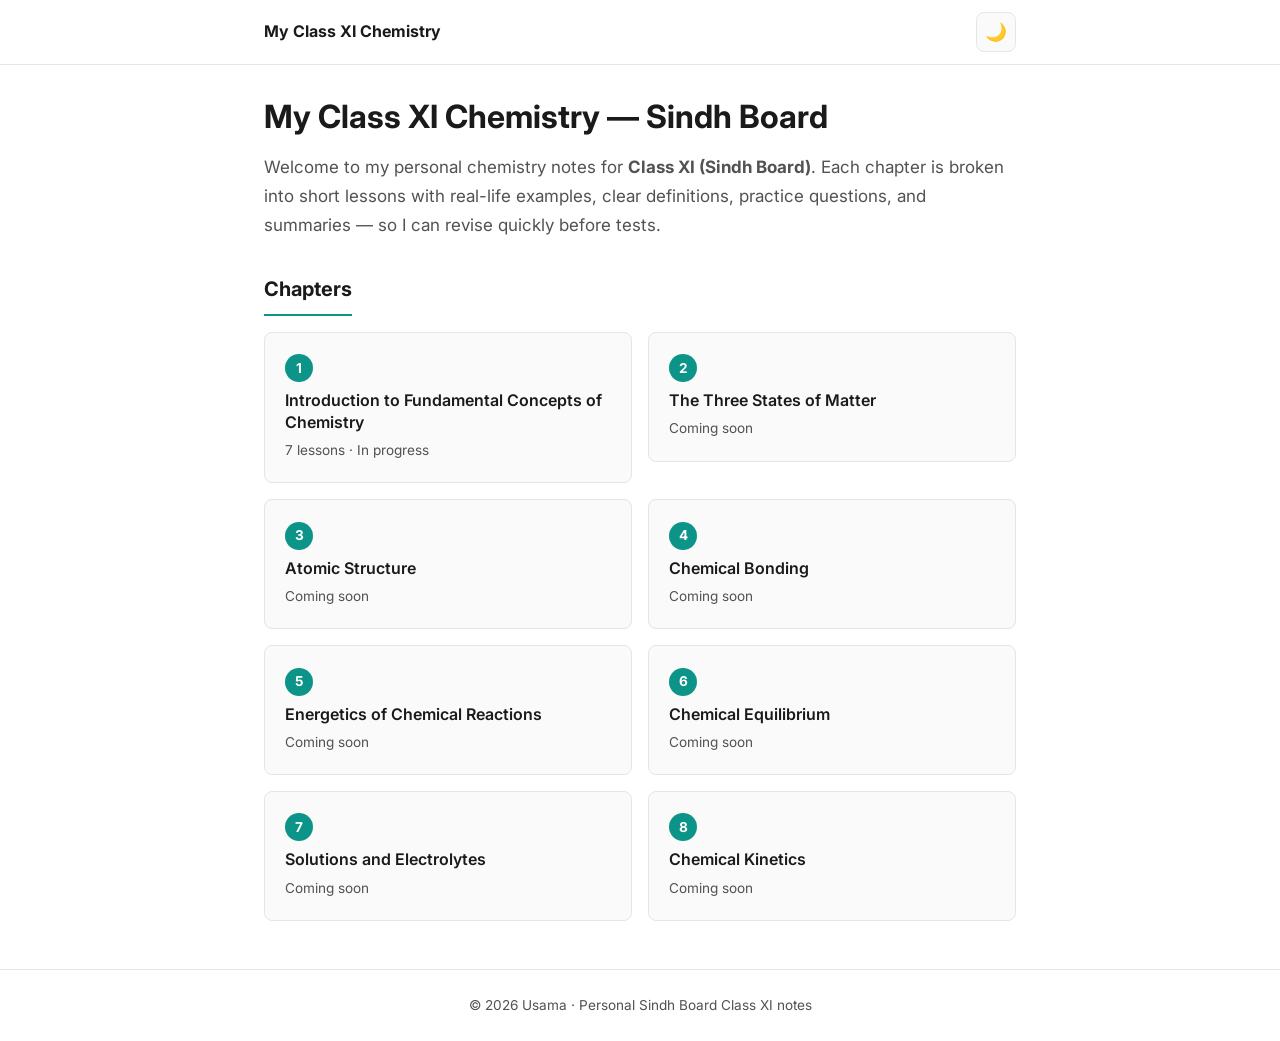
<file: index.html>
<!DOCTYPE html>
<html lang="en">
<head>
  <meta charset="UTF-8">
  <meta name="viewport" content="width=device-width, initial-scale=1.0">
  <meta name="description" content="Class XI Chemistry notes for Sindh Board — chapters, lessons, and practice.">
  <title>My Class XI Chemistry — Sindh Board</title>

  <link rel="preconnect" href="https://fonts.googleapis.com">
  <link rel="preconnect" href="https://fonts.gstatic.com" crossorigin>
  <link href="https://fonts.googleapis.com/css2?family=Inter:wght@400;500;600;700&display=swap" rel="stylesheet">
  <link rel="stylesheet" href="css/style.css">

  <!-- Load saved theme before page paints (stops flash) -->
  <script>
    (function () {
      var saved = localStorage.getItem("chemistry-theme");
      if (saved === "light" || saved === "dark") {
        document.documentElement.setAttribute("data-theme", saved);
      }
    })();
  </script>
</head>
<body>
  <!-- Sticky header: site title + dark mode toggle (top right) -->
  <header class="site-header">
    <div class="header-inner">
      <a href="index.html" class="site-title">My Class XI Chemistry</a>
      <button
        type="button"
        class="theme-toggle"
        id="theme-toggle"
        aria-label="Toggle dark mode"
        title="Toggle dark mode"
      >
        <span class="icon-moon" aria-hidden="true">🌙</span>
        <span class="icon-sun" aria-hidden="true">☀️</span>
      </button>
    </div>
  </header>

  <main class="page-main container">
    <article class="home-intro">
      <h1>My Class XI Chemistry — Sindh Board</h1>
      <p>
        Welcome to my personal chemistry notes for <strong>Class XI (Sindh Board)</strong>.
        Each chapter is broken into short lessons with real-life examples, clear definitions,
        practice questions, and summaries — so I can revise quickly before tests.
      </p>
    </article>

    <!-- Grid of 8 chapters; each card links to that chapter folder -->
    <section class="chapter-grid-section" aria-labelledby="chapters-heading">
      <h2 id="chapters-heading">Chapters</h2>
      <ul class="chapter-grid" role="list">
        <li>
          <a href="chapters/chapter-1/" class="chapter-card">
            <span class="chapter-card__num">1</span>
            <h3>Introduction to Fundamental Concepts of Chemistry</h3>
            <p class="chapter-card__status">7 lessons · In progress</p>
          </a>
        </li>
        <li>
          <a href="chapters/chapter-2/" class="chapter-card">
            <span class="chapter-card__num">2</span>
            <h3>The Three States of Matter</h3>
            <p class="chapter-card__status">Coming soon</p>
          </a>
        </li>
        <li>
          <a href="chapters/chapter-3/" class="chapter-card">
            <span class="chapter-card__num">3</span>
            <h3>Atomic Structure</h3>
            <p class="chapter-card__status">Coming soon</p>
          </a>
        </li>
        <li>
          <a href="chapters/chapter-4/" class="chapter-card">
            <span class="chapter-card__num">4</span>
            <h3>Chemical Bonding</h3>
            <p class="chapter-card__status">Coming soon</p>
          </a>
        </li>
        <li>
          <a href="chapters/chapter-5/" class="chapter-card">
            <span class="chapter-card__num">5</span>
            <h3>Energetics of Chemical Reactions</h3>
            <p class="chapter-card__status">Coming soon</p>
          </a>
        </li>
        <li>
          <a href="chapters/chapter-6/" class="chapter-card">
            <span class="chapter-card__num">6</span>
            <h3>Chemical Equilibrium</h3>
            <p class="chapter-card__status">Coming soon</p>
          </a>
        </li>
        <li>
          <a href="chapters/chapter-7/" class="chapter-card">
            <span class="chapter-card__num">7</span>
            <h3>Solutions and Electrolytes</h3>
            <p class="chapter-card__status">Coming soon</p>
          </a>
        </li>
        <li>
          <a href="chapters/chapter-8/" class="chapter-card">
            <span class="chapter-card__num">8</span>
            <h3>Chemical Kinetics</h3>
            <p class="chapter-card__status">Coming soon</p>
          </a>
        </li>
      </ul>
    </section>
  </main>

  <footer class="site-footer">
    <p>© 2026 Usama · Personal Sindh Board Class XI notes</p>
  </footer>

  <script src="js/script.js"></script>
</body>
</html>
</file>
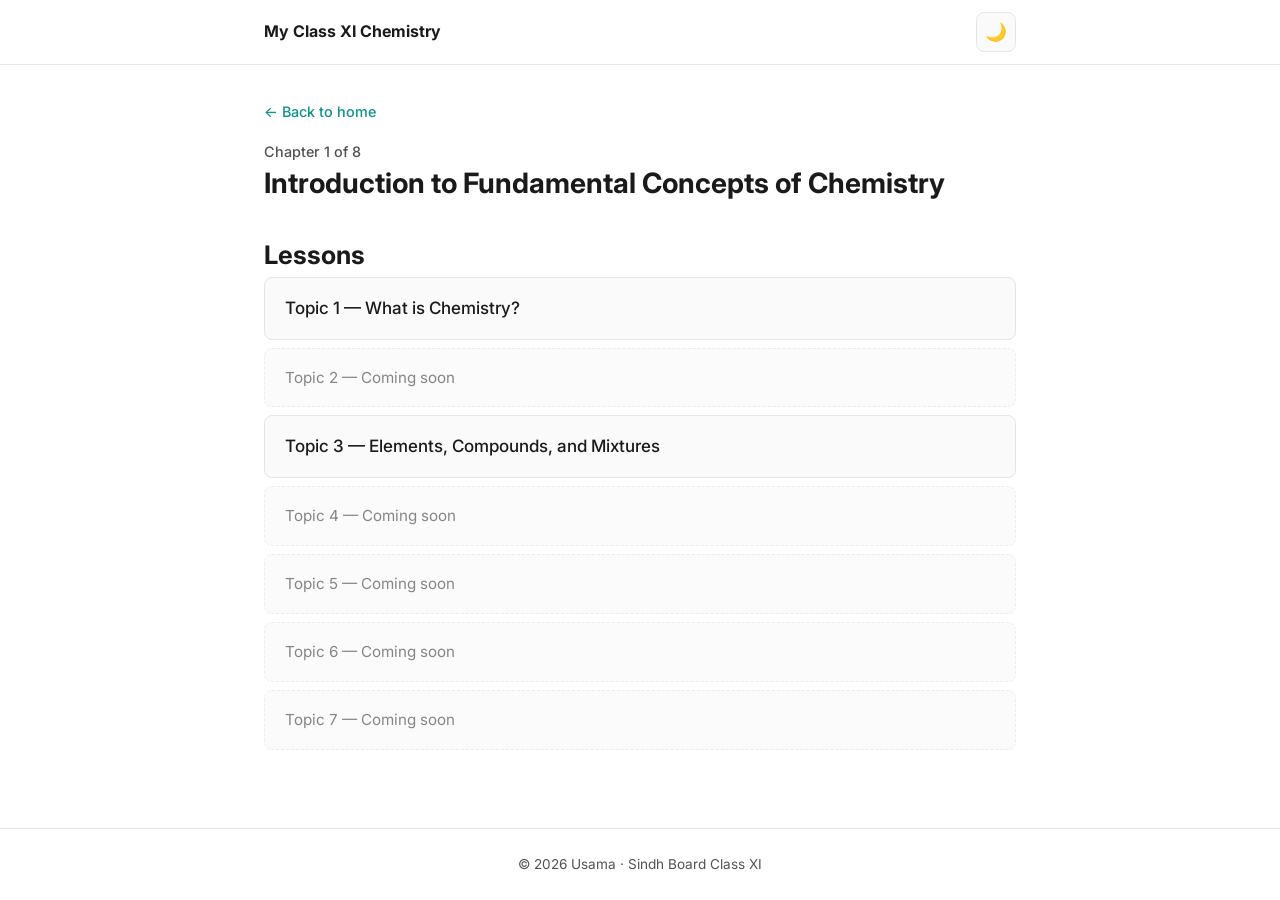
<file: chapters/chapter-1/index.html>
<!DOCTYPE html>
<html lang="en">
<head>
  <meta charset="UTF-8">
  <meta name="viewport" content="width=device-width, initial-scale=1.0">
  <title>Chapter 1 — Introduction to Fundamental Concepts | Class XI Chemistry</title>
  <link rel="preconnect" href="https://fonts.googleapis.com">
  <link rel="preconnect" href="https://fonts.gstatic.com" crossorigin>
  <link href="https://fonts.googleapis.com/css2?family=Inter:wght@400;500;600;700&display=swap" rel="stylesheet">
  <link rel="stylesheet" href="../../css/style.css">
  <script>
    (function () {
      var t = localStorage.getItem("chemistry-theme");
      if (t === "light" || t === "dark") document.documentElement.setAttribute("data-theme", t);
    })();
  </script>
</head>
<body>
  <header class="site-header">
    <div class="header-inner">
      <a href="../../index.html" class="site-title">My Class XI Chemistry</a>
      <button type="button" class="theme-toggle" id="theme-toggle" aria-label="Toggle dark mode" title="Toggle dark mode">
        <span class="icon-moon" aria-hidden="true">🌙</span>
        <span class="icon-sun" aria-hidden="true">☀️</span>
      </button>
    </div>
  </header>

  <main class="page-main container">
    <header class="chapter-header">
      <a href="../../index.html" class="back-link">← Back to home</a>
      <p class="progress">Chapter 1 of 8</p>
      <h1>Introduction to Fundamental Concepts of Chemistry</h1>
    </header>

    <!-- List of lessons in this chapter; add new <li> when you create lesson-2.html, etc. -->
    <section aria-labelledby="lessons-heading">
      <h2 id="lessons-heading">Lessons</h2>
      <ol class="lesson-list">
        <li>
          <a href="lesson-1.html">Topic 1 — What is Chemistry?</a>
        </li>
        <li class="is-soon"><span>Topic 2 — Coming soon</span></li>
        <li>
          <a href="lesson-3.html">Topic 3 — Elements, Compounds, and Mixtures</a>
        </li>
        <li class="is-soon"><span>Topic 4 — Coming soon</span></li>
        <li class="is-soon"><span>Topic 5 — Coming soon</span></li>
        <li class="is-soon"><span>Topic 6 — Coming soon</span></li>
        <li class="is-soon"><span>Topic 7 — Coming soon</span></li>
      </ol>
    </section>
  </main>

  <footer class="site-footer">
    <p>© 2026 Usama · Sindh Board Class XI</p>
  </footer>
  <script src="../../js/script.js"></script>
</body>
</html>
</file>
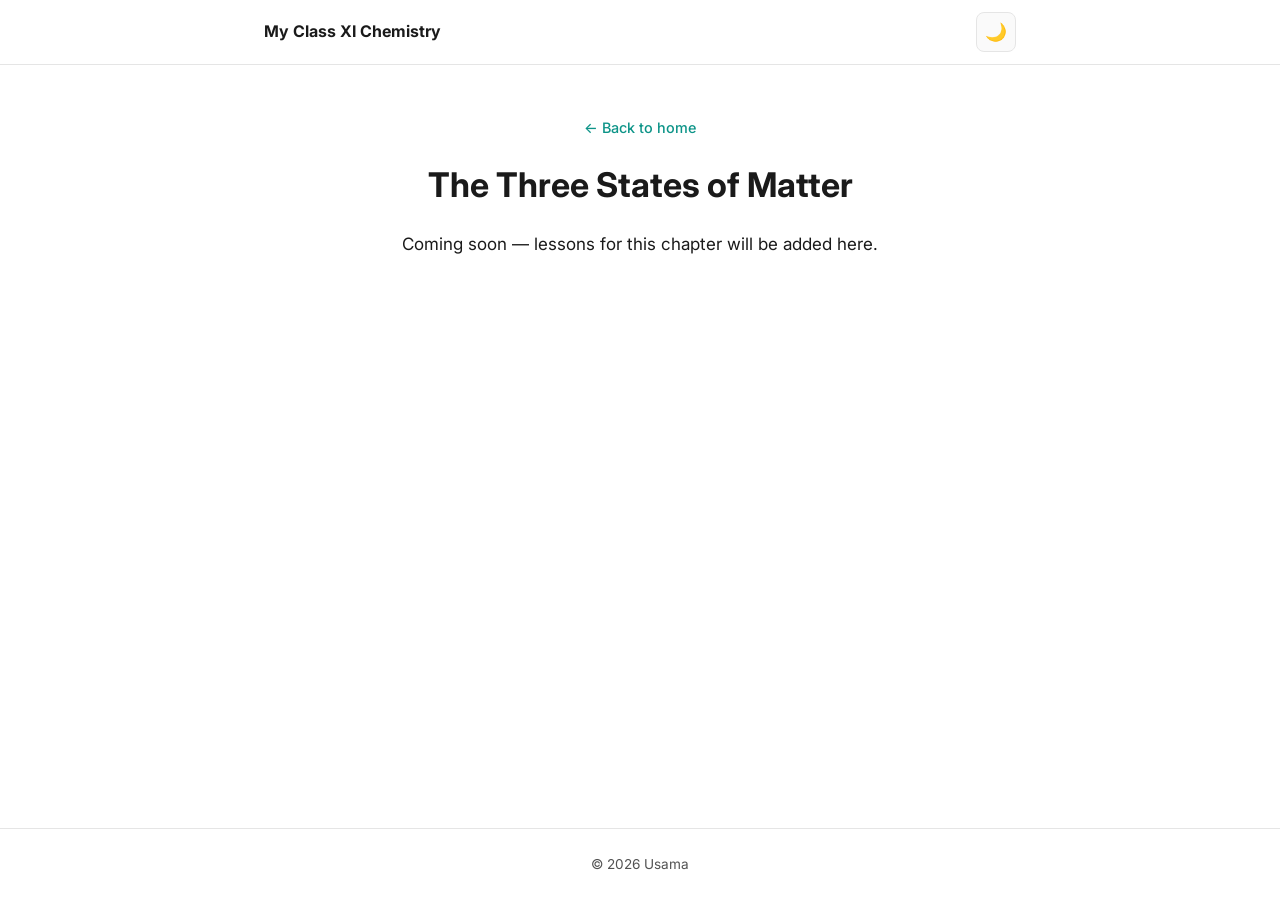
<file: chapters/chapter-2/index.html>
<!DOCTYPE html>
<html lang="en">
<head>
  <meta charset="UTF-8">
  <meta name="viewport" content="width=device-width, initial-scale=1.0">
  <title>Chapter 2 — Coming Soon</title>
  <link href="https://fonts.googleapis.com/css2?family=Inter:wght@400;600;700&display=swap" rel="stylesheet">
  <link rel="stylesheet" href="../../css/style.css">
  <script>
    (function () {
      var t = localStorage.getItem("chemistry-theme");
      if (t === "light" || t === "dark") document.documentElement.setAttribute("data-theme", t);
    })();
  </script>
</head>
<body>
  <header class="site-header">
    <div class="header-inner">
      <a href="../../index.html" class="site-title">My Class XI Chemistry</a>
      <button type="button" class="theme-toggle" id="theme-toggle" aria-label="Toggle dark mode" title="Toggle dark mode">
        <span class="icon-moon" aria-hidden="true">🌙</span>
        <span class="icon-sun" aria-hidden="true">☀️</span>
      </button>
    </div>
  </header>
  <main class="page-main container coming-soon-page">
    <a href="../../index.html" class="back-link">← Back to home</a>
    <h1>The Three States of Matter</h1>
    <p>Coming soon — lessons for this chapter will be added here.</p>
  </main>
  <footer class="site-footer"><p>© 2026 Usama</p></footer>
  <script src="../../js/script.js"></script>
</body>
</html>
</file>
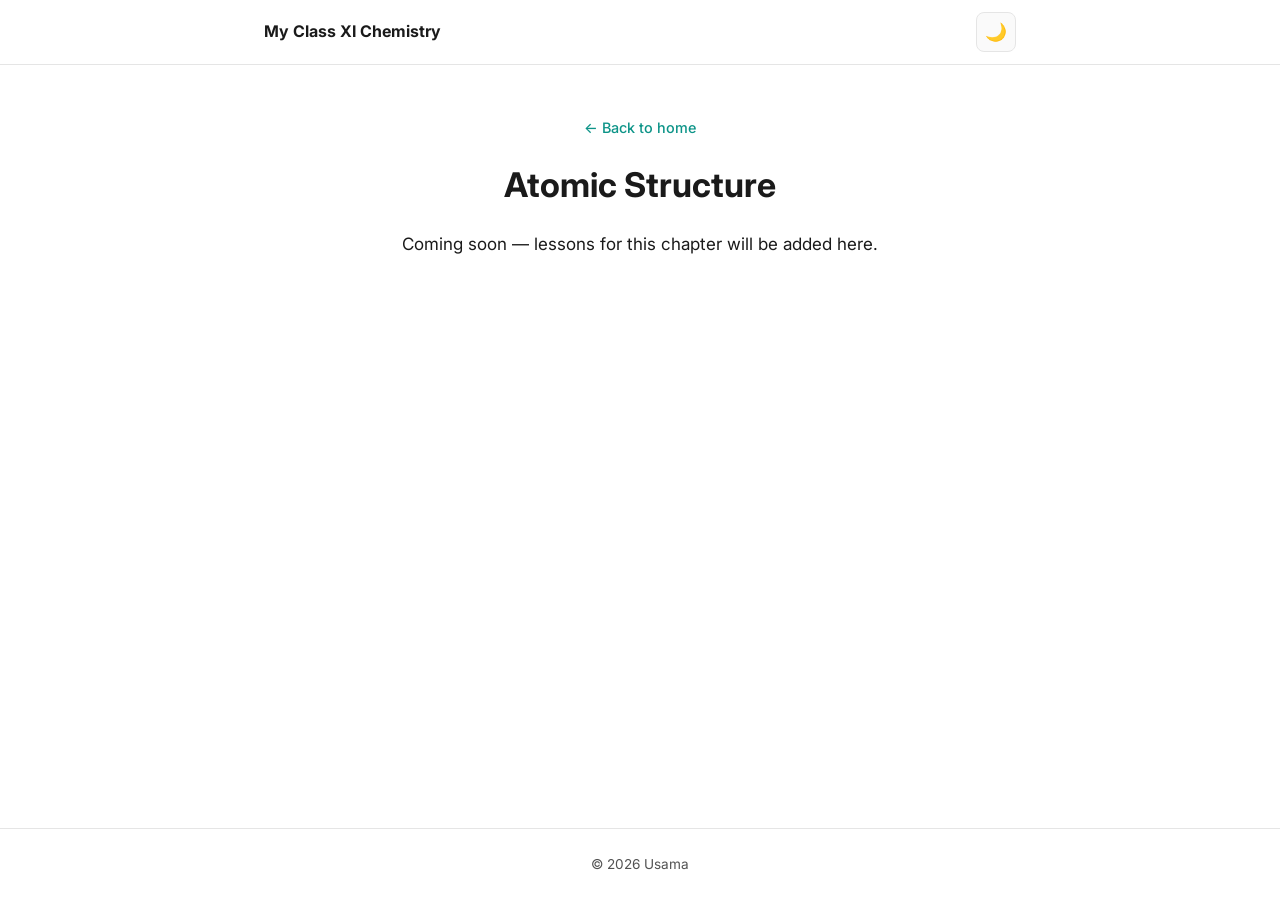
<file: chapters/chapter-3/index.html>
<!DOCTYPE html>
<html lang="en">
<head>
  <meta charset="UTF-8">
  <meta name="viewport" content="width=device-width, initial-scale=1.0">
  <title>Chapter 3 — Coming Soon</title>
  <link href="https://fonts.googleapis.com/css2?family=Inter:wght@400;600;700&display=swap" rel="stylesheet">
  <link rel="stylesheet" href="../../css/style.css">
  <script>
    (function () {
      var t = localStorage.getItem("chemistry-theme");
      if (t === "light" || t === "dark") document.documentElement.setAttribute("data-theme", t);
    })();
  </script>
</head>
<body>
  <header class="site-header">
    <div class="header-inner">
      <a href="../../index.html" class="site-title">My Class XI Chemistry</a>
      <button type="button" class="theme-toggle" id="theme-toggle" aria-label="Toggle dark mode" title="Toggle dark mode">
        <span class="icon-moon" aria-hidden="true">🌙</span>
        <span class="icon-sun" aria-hidden="true">☀️</span>
      </button>
    </div>
  </header>
  <main class="page-main container coming-soon-page">
    <a href="../../index.html" class="back-link">← Back to home</a>
    <h1>Atomic Structure</h1>
    <p>Coming soon — lessons for this chapter will be added here.</p>
  </main>
  <footer class="site-footer"><p>© 2026 Usama</p></footer>
  <script src="../../js/script.js"></script>
</body>
</html>
</file>
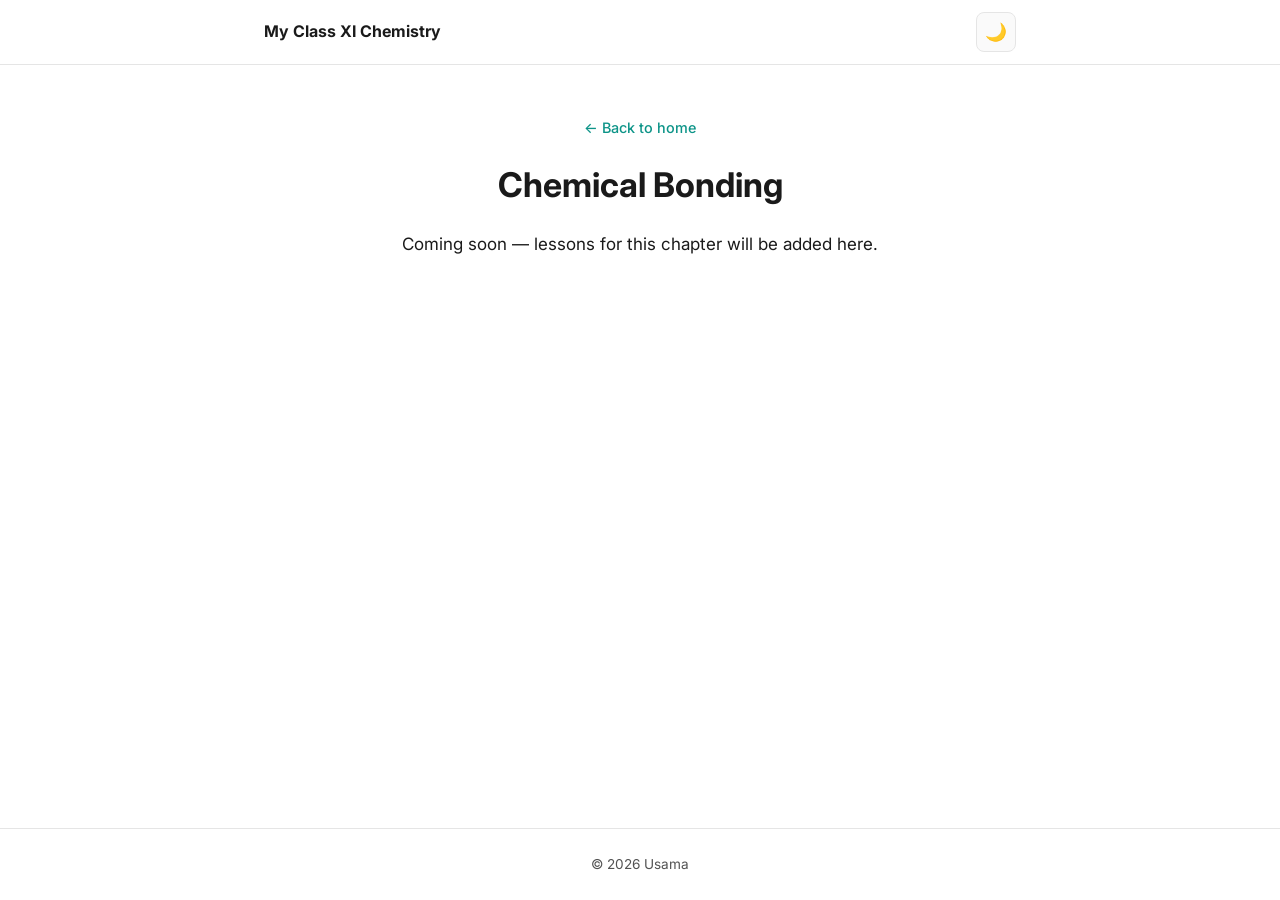
<file: chapters/chapter-4/index.html>
<!DOCTYPE html>
<html lang="en">
<head>
  <meta charset="UTF-8">
  <meta name="viewport" content="width=device-width, initial-scale=1.0">
  <title>Chapter 4 — Coming Soon</title>
  <link href="https://fonts.googleapis.com/css2?family=Inter:wght@400;600;700&display=swap" rel="stylesheet">
  <link rel="stylesheet" href="../../css/style.css">
  <script>
    (function () {
      var t = localStorage.getItem("chemistry-theme");
      if (t === "light" || t === "dark") document.documentElement.setAttribute("data-theme", t);
    })();
  </script>
</head>
<body>
  <header class="site-header">
    <div class="header-inner">
      <a href="../../index.html" class="site-title">My Class XI Chemistry</a>
      <button type="button" class="theme-toggle" id="theme-toggle" aria-label="Toggle dark mode" title="Toggle dark mode">
        <span class="icon-moon" aria-hidden="true">🌙</span>
        <span class="icon-sun" aria-hidden="true">☀️</span>
      </button>
    </div>
  </header>
  <main class="page-main container coming-soon-page">
    <a href="../../index.html" class="back-link">← Back to home</a>
    <h1>Chemical Bonding</h1>
    <p>Coming soon — lessons for this chapter will be added here.</p>
  </main>
  <footer class="site-footer"><p>© 2026 Usama</p></footer>
  <script src="../../js/script.js"></script>
</body>
</html>
</file>
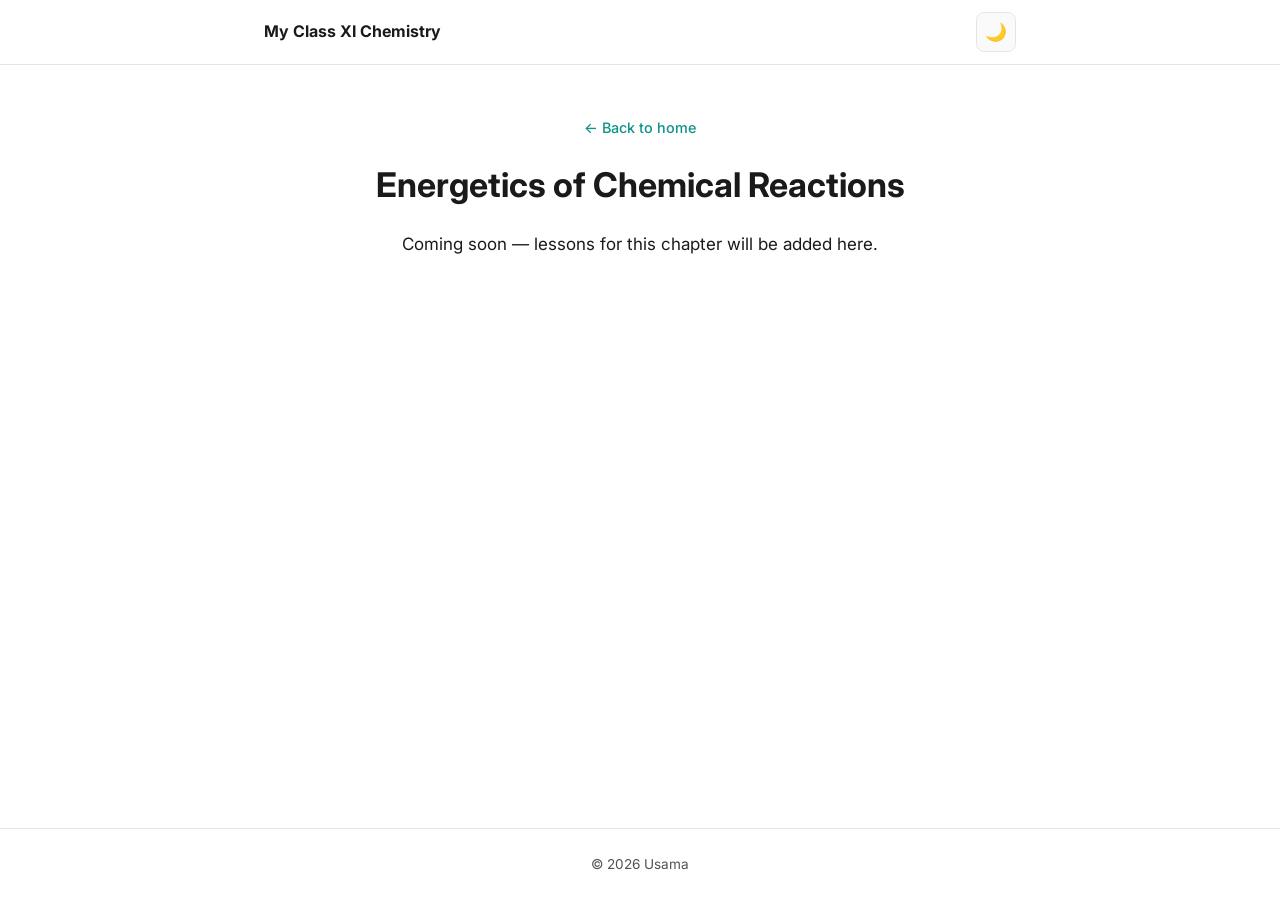
<file: chapters/chapter-5/index.html>
<!DOCTYPE html>
<html lang="en">
<head>
  <meta charset="UTF-8">
  <meta name="viewport" content="width=device-width, initial-scale=1.0">
  <title>Chapter 5 — Coming Soon</title>
  <link href="https://fonts.googleapis.com/css2?family=Inter:wght@400;600;700&display=swap" rel="stylesheet">
  <link rel="stylesheet" href="../../css/style.css">
  <script>
    (function () {
      var t = localStorage.getItem("chemistry-theme");
      if (t === "light" || t === "dark") document.documentElement.setAttribute("data-theme", t);
    })();
  </script>
</head>
<body>
  <header class="site-header">
    <div class="header-inner">
      <a href="../../index.html" class="site-title">My Class XI Chemistry</a>
      <button type="button" class="theme-toggle" id="theme-toggle" aria-label="Toggle dark mode" title="Toggle dark mode">
        <span class="icon-moon" aria-hidden="true">🌙</span>
        <span class="icon-sun" aria-hidden="true">☀️</span>
      </button>
    </div>
  </header>
  <main class="page-main container coming-soon-page">
    <a href="../../index.html" class="back-link">← Back to home</a>
    <h1>Energetics of Chemical Reactions</h1>
    <p>Coming soon — lessons for this chapter will be added here.</p>
  </main>
  <footer class="site-footer"><p>© 2026 Usama</p></footer>
  <script src="../../js/script.js"></script>
</body>
</html>
</file>
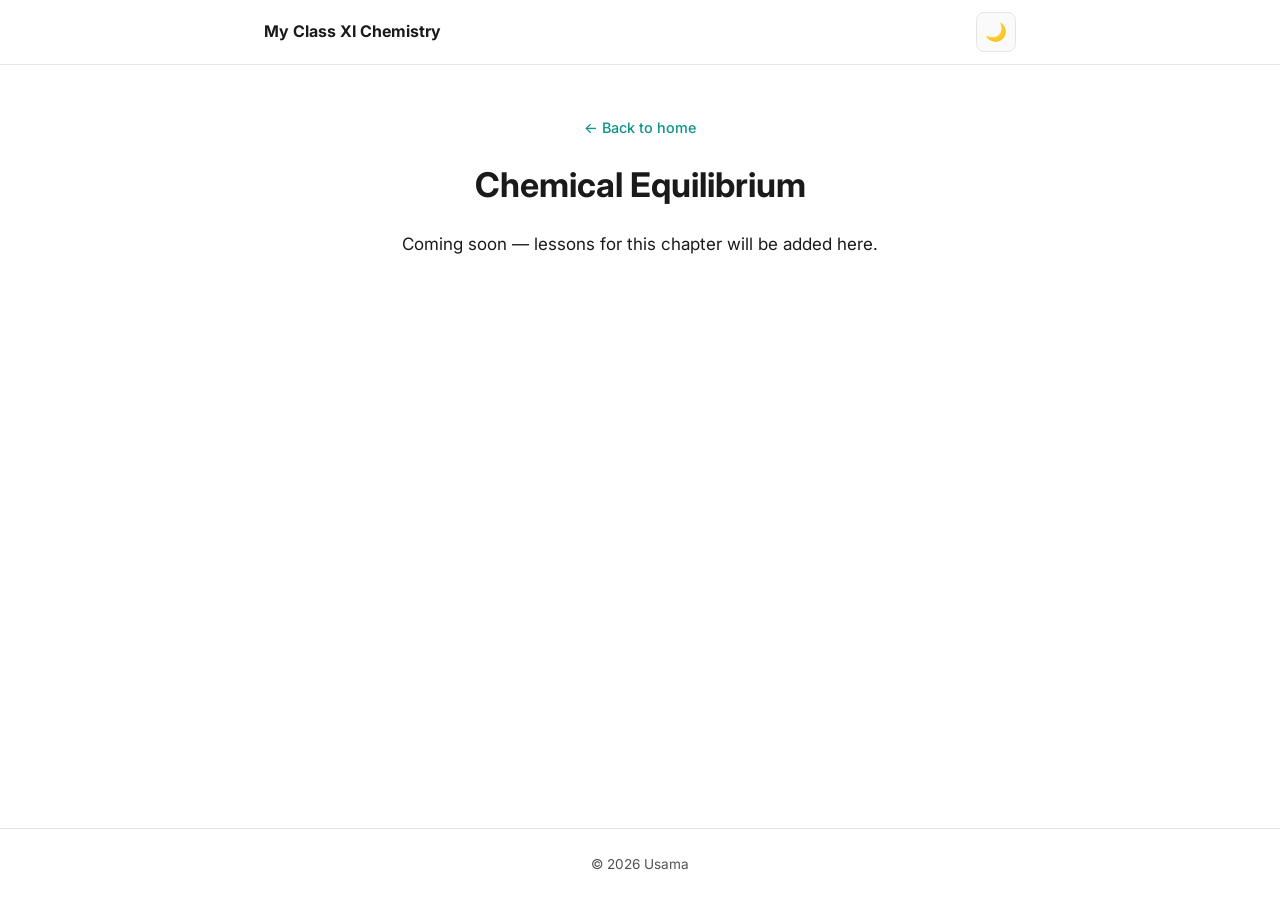
<file: chapters/chapter-6/index.html>
<!DOCTYPE html>
<html lang="en">
<head>
  <meta charset="UTF-8">
  <meta name="viewport" content="width=device-width, initial-scale=1.0">
  <title>Chapter 6 — Coming Soon</title>
  <link href="https://fonts.googleapis.com/css2?family=Inter:wght@400;600;700&display=swap" rel="stylesheet">
  <link rel="stylesheet" href="../../css/style.css">
  <script>
    (function () {
      var t = localStorage.getItem("chemistry-theme");
      if (t === "light" || t === "dark") document.documentElement.setAttribute("data-theme", t);
    })();
  </script>
</head>
<body>
  <header class="site-header">
    <div class="header-inner">
      <a href="../../index.html" class="site-title">My Class XI Chemistry</a>
      <button type="button" class="theme-toggle" id="theme-toggle" aria-label="Toggle dark mode" title="Toggle dark mode">
        <span class="icon-moon" aria-hidden="true">🌙</span>
        <span class="icon-sun" aria-hidden="true">☀️</span>
      </button>
    </div>
  </header>
  <main class="page-main container coming-soon-page">
    <a href="../../index.html" class="back-link">← Back to home</a>
    <h1>Chemical Equilibrium</h1>
    <p>Coming soon — lessons for this chapter will be added here.</p>
  </main>
  <footer class="site-footer"><p>© 2026 Usama</p></footer>
  <script src="../../js/script.js"></script>
</body>
</html>
</file>
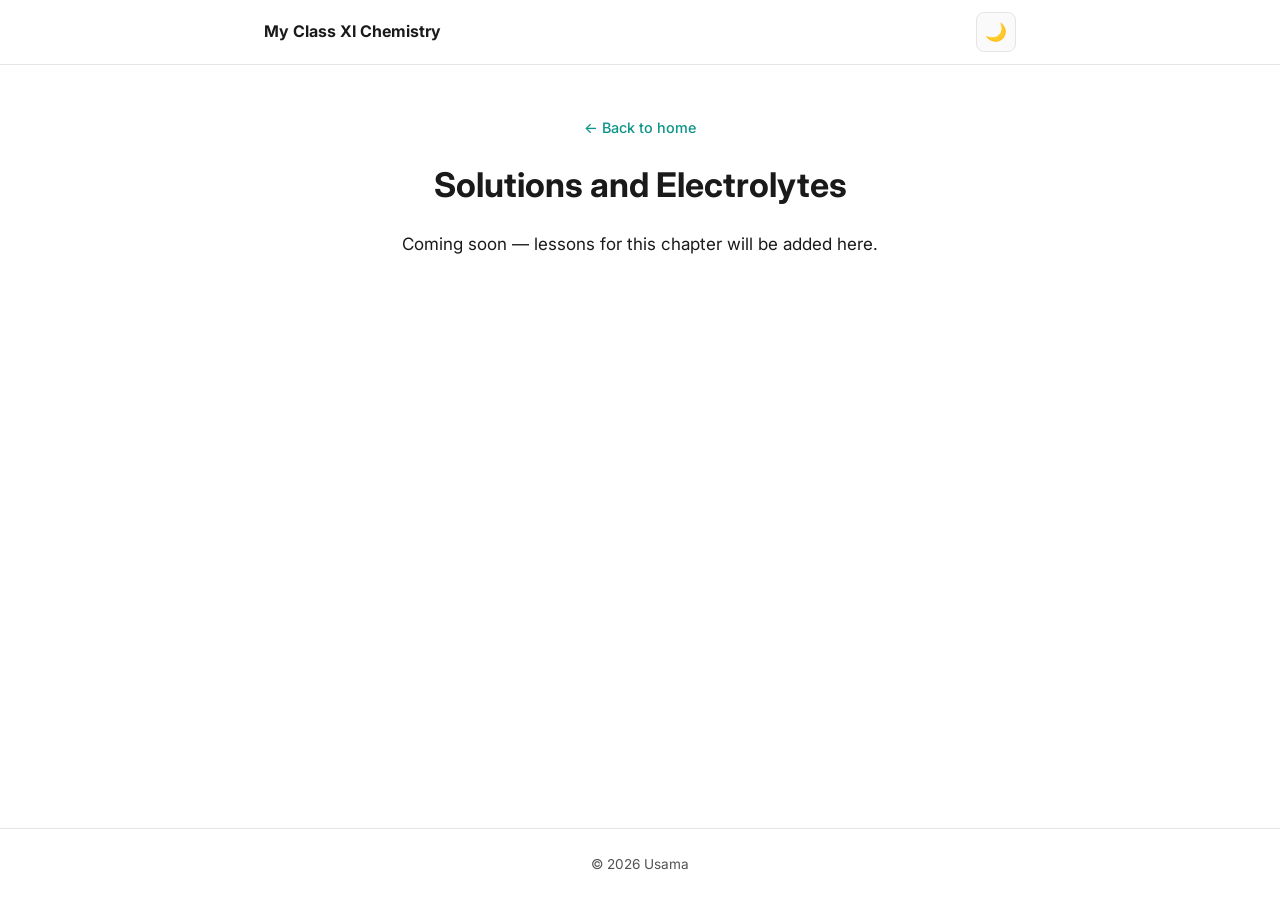
<file: chapters/chapter-7/index.html>
<!DOCTYPE html>
<html lang="en">
<head>
  <meta charset="UTF-8">
  <meta name="viewport" content="width=device-width, initial-scale=1.0">
  <title>Chapter 7 — Coming Soon</title>
  <link href="https://fonts.googleapis.com/css2?family=Inter:wght@400;600;700&display=swap" rel="stylesheet">
  <link rel="stylesheet" href="../../css/style.css">
  <script>
    (function () {
      var t = localStorage.getItem("chemistry-theme");
      if (t === "light" || t === "dark") document.documentElement.setAttribute("data-theme", t);
    })();
  </script>
</head>
<body>
  <header class="site-header">
    <div class="header-inner">
      <a href="../../index.html" class="site-title">My Class XI Chemistry</a>
      <button type="button" class="theme-toggle" id="theme-toggle" aria-label="Toggle dark mode" title="Toggle dark mode">
        <span class="icon-moon" aria-hidden="true">🌙</span>
        <span class="icon-sun" aria-hidden="true">☀️</span>
      </button>
    </div>
  </header>
  <main class="page-main container coming-soon-page">
    <a href="../../index.html" class="back-link">← Back to home</a>
    <h1>Solutions and Electrolytes</h1>
    <p>Coming soon — lessons for this chapter will be added here.</p>
  </main>
  <footer class="site-footer"><p>© 2026 Usama</p></footer>
  <script src="../../js/script.js"></script>
</body>
</html>
</file>
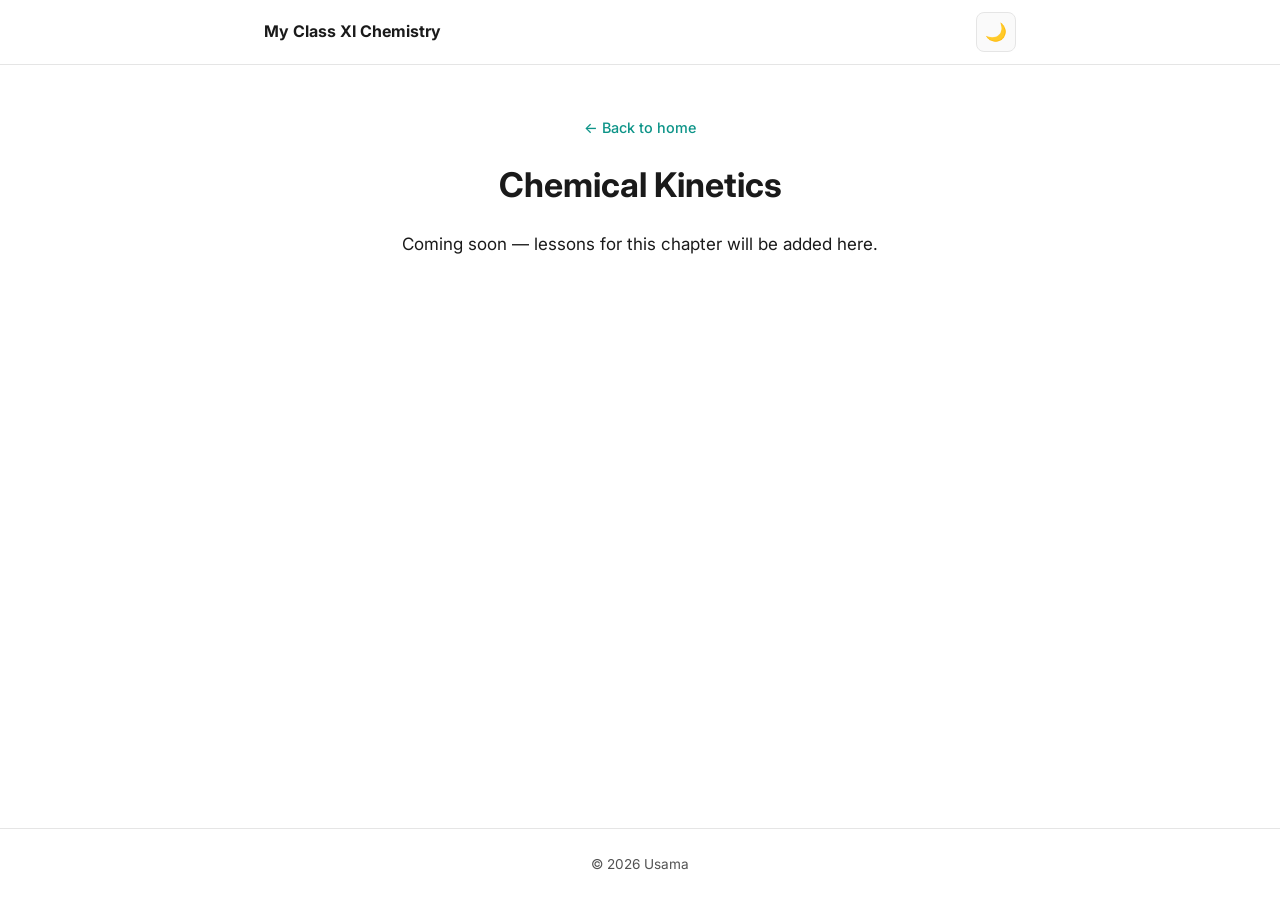
<file: chapters/chapter-8/index.html>
<!DOCTYPE html>
<html lang="en">
<head>
  <meta charset="UTF-8">
  <meta name="viewport" content="width=device-width, initial-scale=1.0">
  <title>Chapter 8 — Coming Soon</title>
  <link href="https://fonts.googleapis.com/css2?family=Inter:wght@400;600;700&display=swap" rel="stylesheet">
  <link rel="stylesheet" href="../../css/style.css">
  <script>
    (function () {
      var t = localStorage.getItem("chemistry-theme");
      if (t === "light" || t === "dark") document.documentElement.setAttribute("data-theme", t);
    })();
  </script>
</head>
<body>
  <header class="site-header">
    <div class="header-inner">
      <a href="../../index.html" class="site-title">My Class XI Chemistry</a>
      <button type="button" class="theme-toggle" id="theme-toggle" aria-label="Toggle dark mode" title="Toggle dark mode">
        <span class="icon-moon" aria-hidden="true">🌙</span>
        <span class="icon-sun" aria-hidden="true">☀️</span>
      </button>
    </div>
  </header>
  <main class="page-main container coming-soon-page">
    <a href="../../index.html" class="back-link">← Back to home</a>
    <h1>Chemical Kinetics</h1>
    <p>Coming soon — lessons for this chapter will be added here.</p>
  </main>
  <footer class="site-footer"><p>© 2026 Usama</p></footer>
  <script src="../../js/script.js"></script>
</body>
</html>
</file>
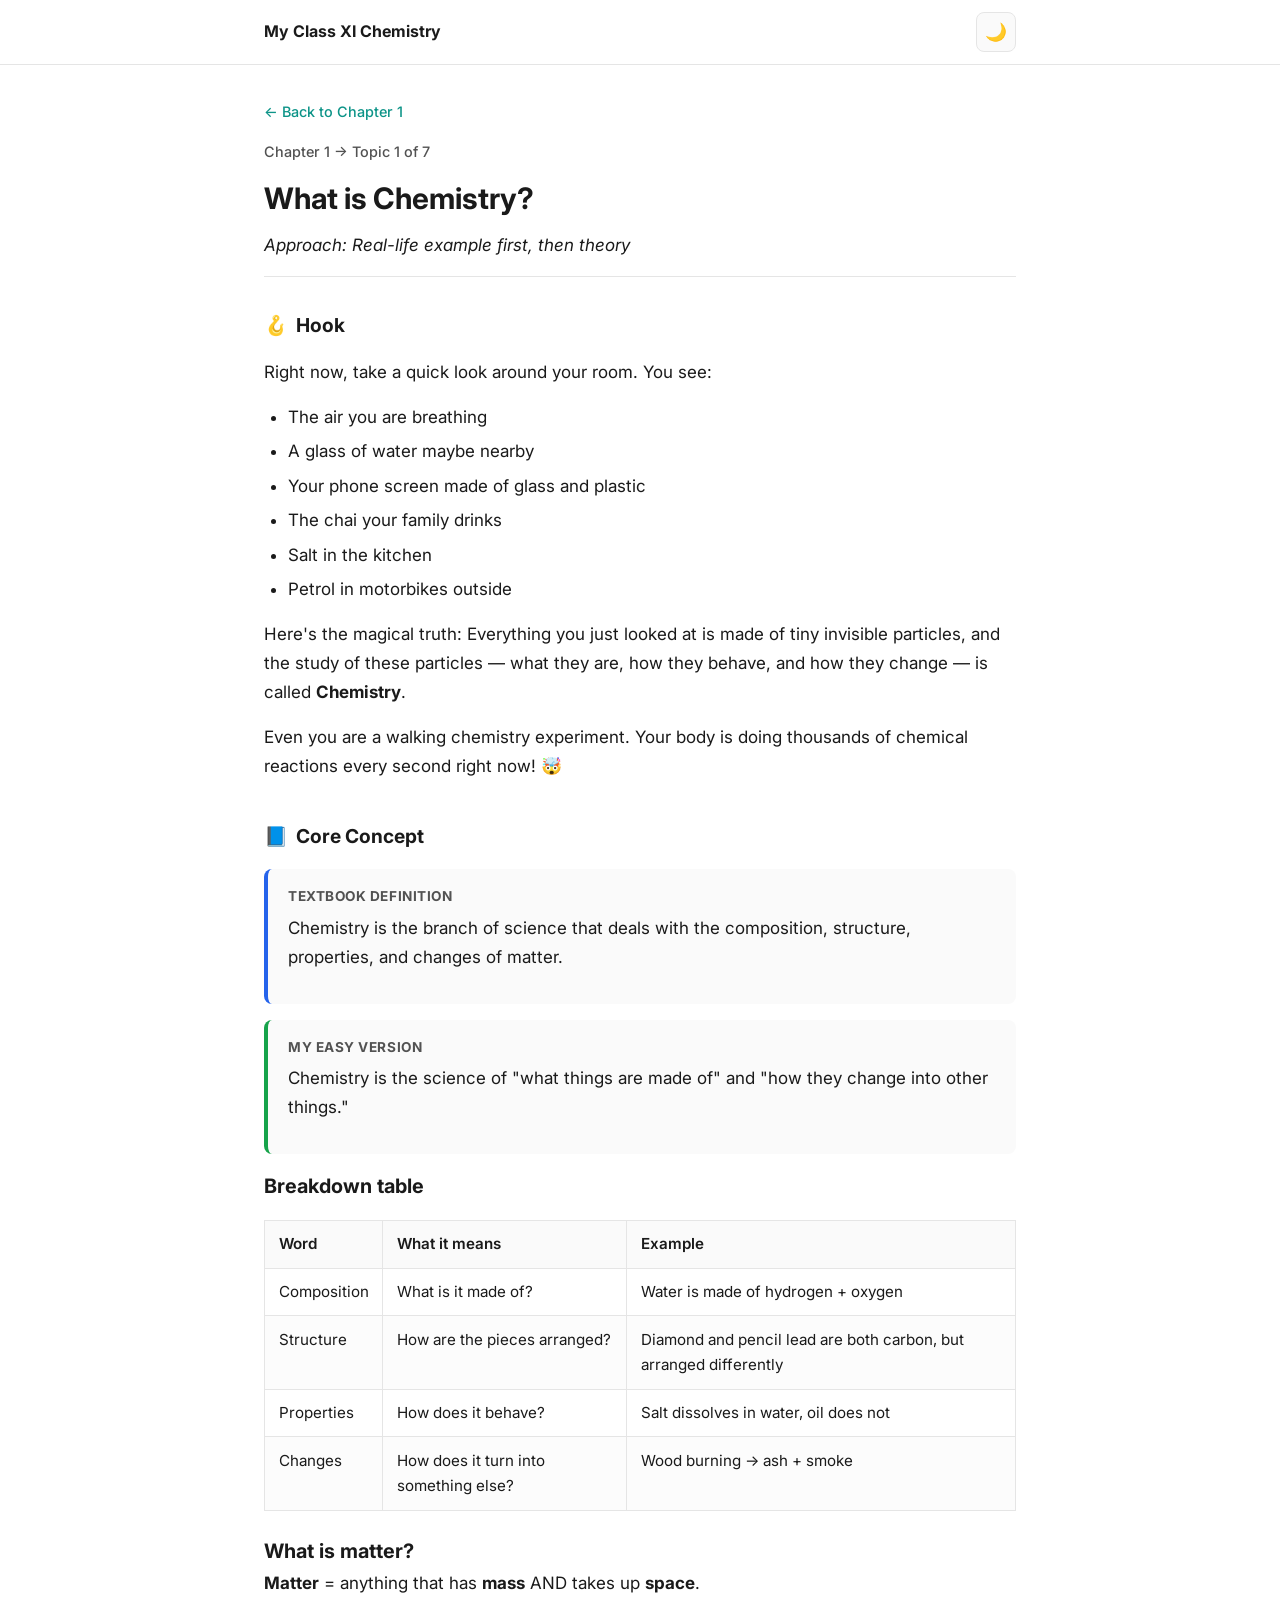
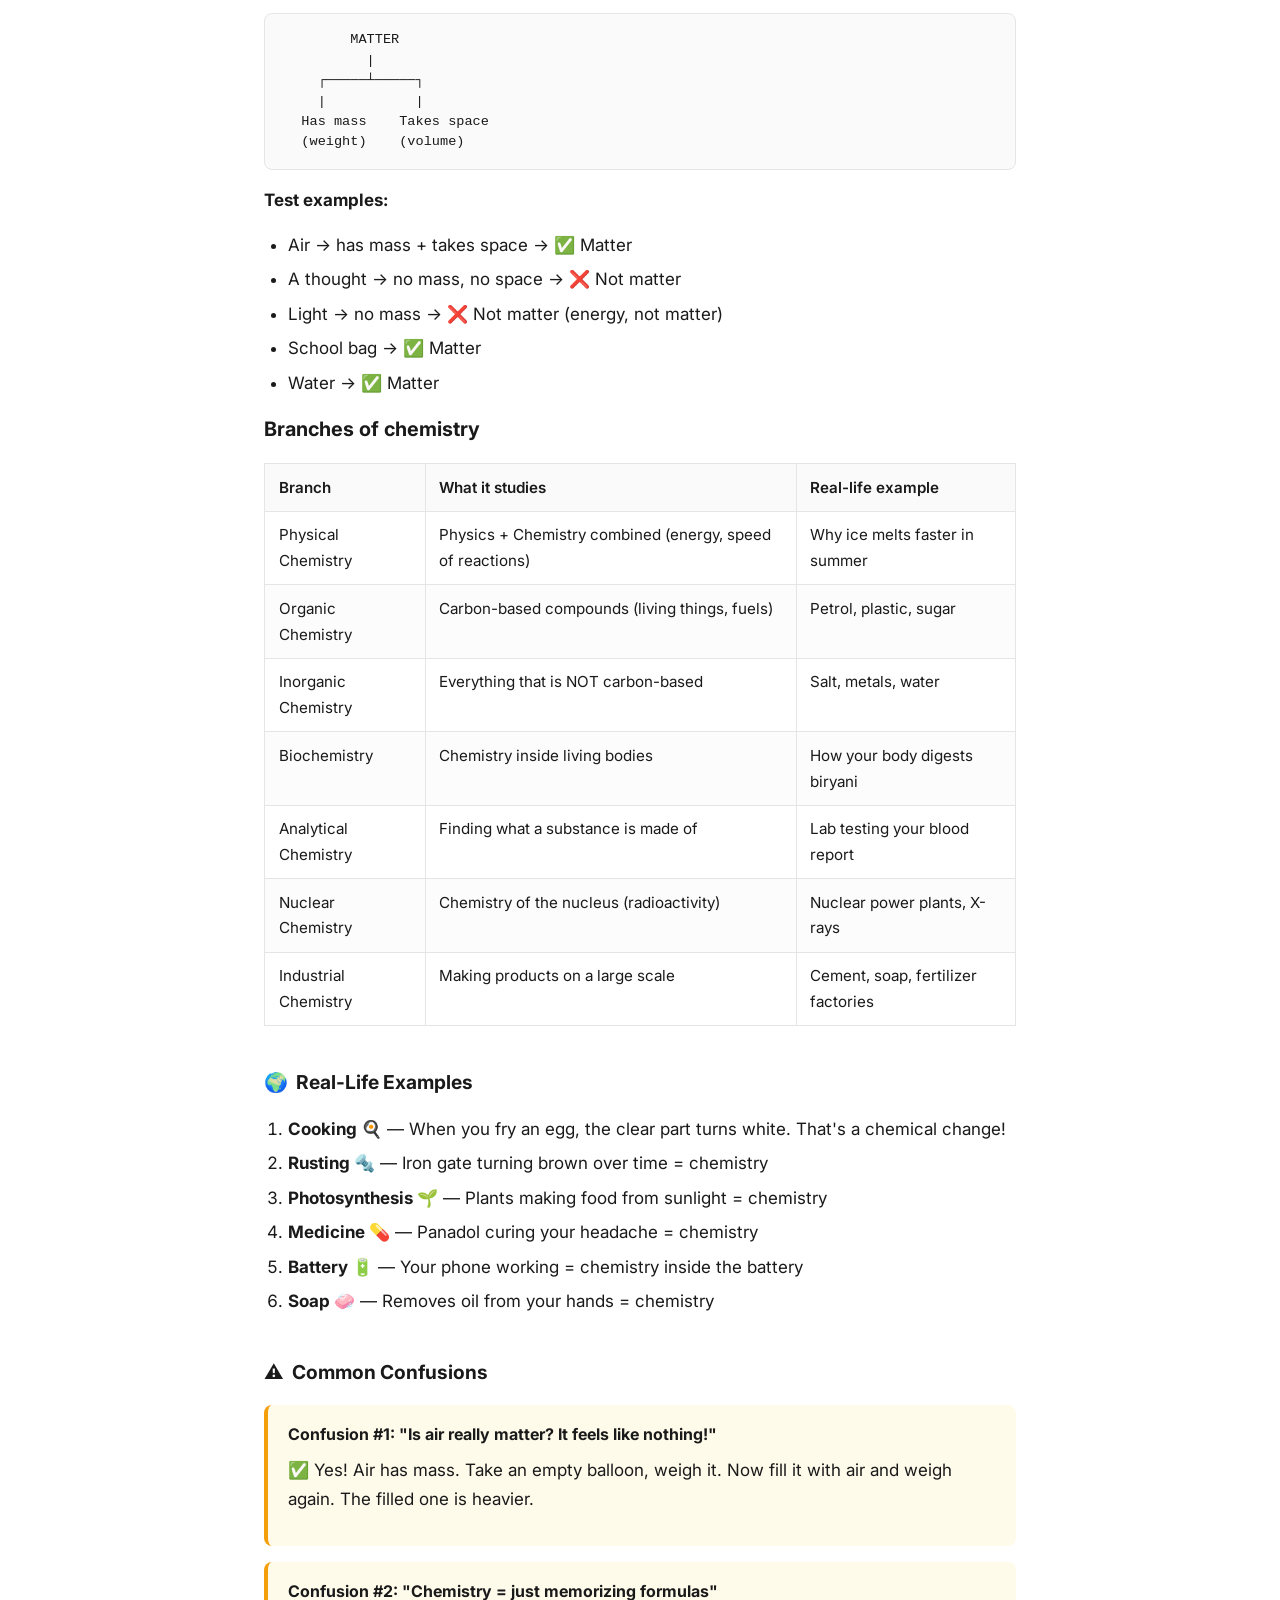
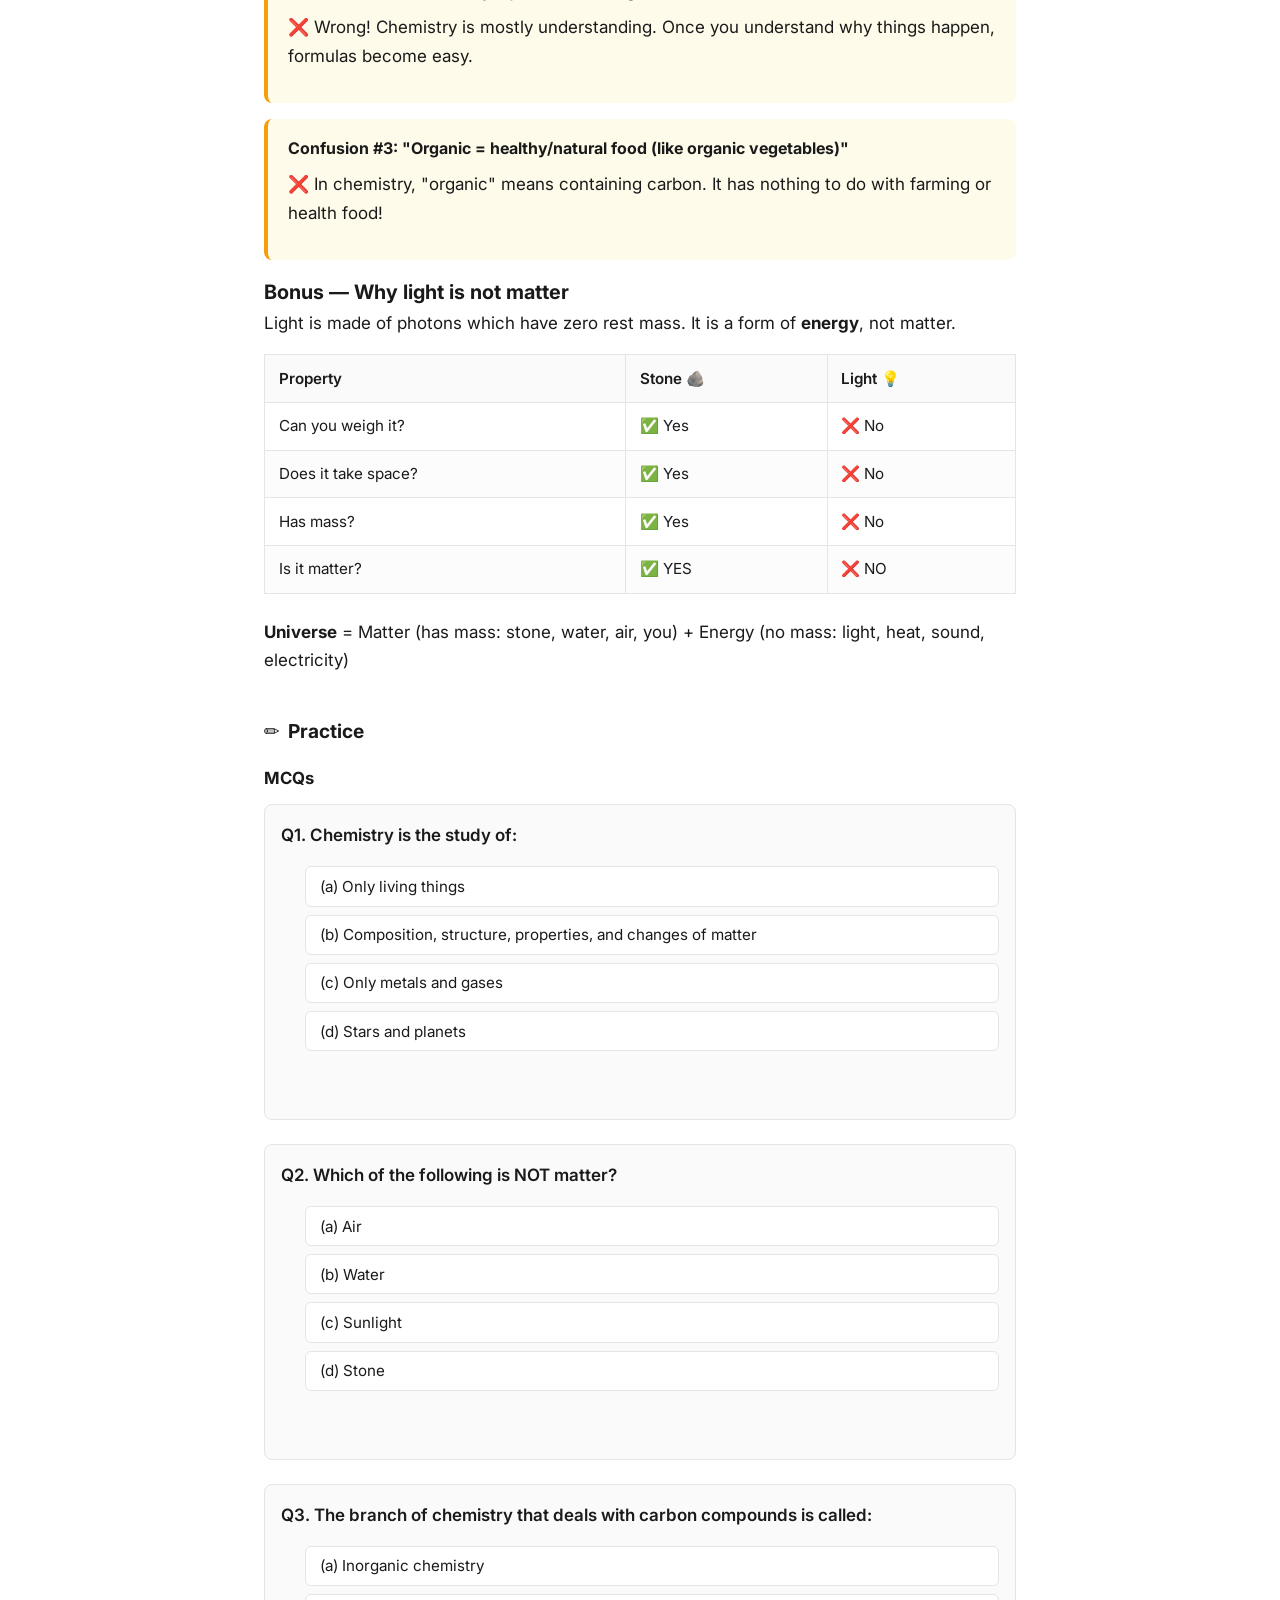
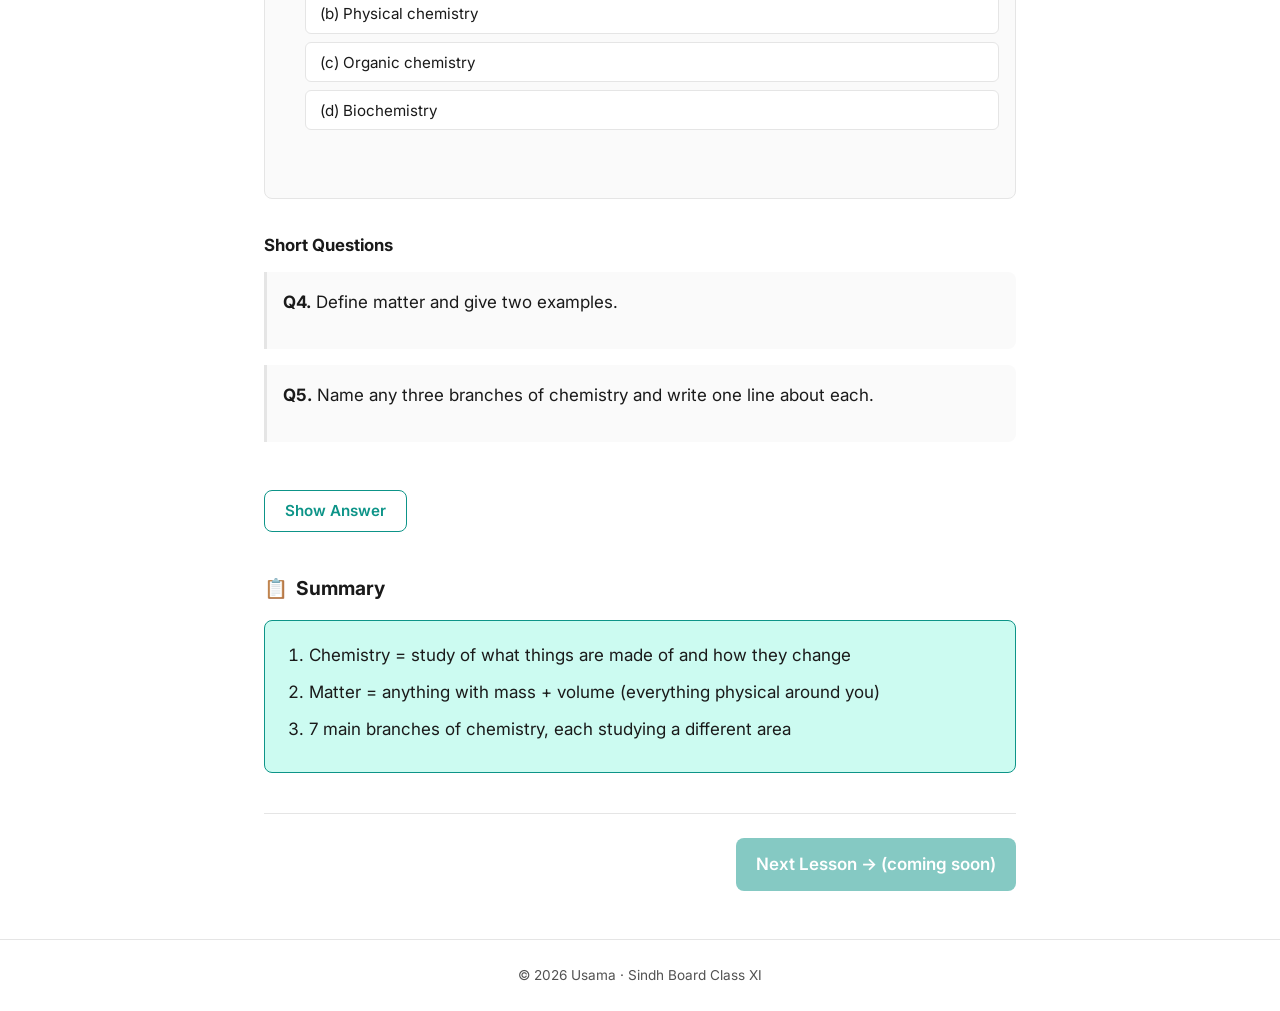
<file: chapters/chapter-1/lesson-1.html>
<!DOCTYPE html>
<html lang="en">
<head>
  <meta charset="UTF-8">
  <meta name="viewport" content="width=device-width, initial-scale=1.0">
  <title>What is Chemistry? — Chapter 1 Topic 1</title>
  <link rel="preconnect" href="https://fonts.googleapis.com">
  <link rel="preconnect" href="https://fonts.gstatic.com" crossorigin>
  <link href="https://fonts.googleapis.com/css2?family=Inter:wght@400;500;600;700&display=swap" rel="stylesheet">
  <link rel="stylesheet" href="../../css/style.css">
  <script>
    (function () {
      var t = localStorage.getItem("chemistry-theme");
      if (t === "light" || t === "dark") document.documentElement.setAttribute("data-theme", t);
    })();
  </script>
</head>
<body>
  <header class="site-header">
    <div class="header-inner">
      <a href="../../index.html" class="site-title">My Class XI Chemistry</a>
      <button type="button" class="theme-toggle" id="theme-toggle" aria-label="Toggle dark mode" title="Toggle dark mode">
        <span class="icon-moon" aria-hidden="true">🌙</span>
        <span class="icon-sun" aria-hidden="true">☀️</span>
      </button>
    </div>
  </header>

  <main class="page-main container">
    <article>
      <!-- Lesson top: back link, title, progress -->
      <header class="lesson-header">
        <a href="index.html" class="back-link">← Back to Chapter 1</a>
        <p class="progress">Chapter 1 → Topic 1 of 7</p>
        <h1>What is Chemistry?</h1>
        <p><em>Approach: Real-life example first, then theory</em></p>
      </header>

      <!-- STEP 1: HOOK -->
      <section class="lesson-section" id="hook" aria-labelledby="hook-heading">
        <h2 class="section-heading" id="hook-heading"><span aria-hidden="true">🪝</span> Hook</h2>
        <p>Right now, take a quick look around your room. You see:</p>
        <ul>
          <li>The air you are breathing</li>
          <li>A glass of water maybe nearby</li>
          <li>Your phone screen made of glass and plastic</li>
          <li>The chai your family drinks</li>
          <li>Salt in the kitchen</li>
          <li>Petrol in motorbikes outside</li>
        </ul>
        <p>
          Here's the magical truth: Everything you just looked at is made of tiny invisible particles,
          and the study of these particles — what they are, how they behave, and how they change —
          is called <strong>Chemistry</strong>.
        </p>
        <p>
          Even you are a walking chemistry experiment. Your body is doing thousands of chemical
          reactions every second right now! 🤯
        </p>
      </section>

      <!-- STEP 2: CORE CONCEPT -->
      <section class="lesson-section" id="core" aria-labelledby="core-heading">
        <h2 class="section-heading" id="core-heading"><span aria-hidden="true">📘</span> Core Concept</h2>

        <div class="def-box def-box--textbook">
          <strong>Textbook Definition</strong>
          <p>Chemistry is the branch of science that deals with the composition, structure, properties, and changes of matter.</p>
        </div>

        <div class="def-box def-box--easy">
          <strong>My Easy Version</strong>
          <p>Chemistry is the science of "what things are made of" and "how they change into other things."</p>
        </div>

        <h3>Breakdown table</h3>
        <table class="data-table">
          <thead>
            <tr>
              <th>Word</th>
              <th>What it means</th>
              <th>Example</th>
            </tr>
          </thead>
          <tbody>
            <tr>
              <td>Composition</td>
              <td>What is it made of?</td>
              <td>Water is made of hydrogen + oxygen</td>
            </tr>
            <tr>
              <td>Structure</td>
              <td>How are the pieces arranged?</td>
              <td>Diamond and pencil lead are both carbon, but arranged differently</td>
            </tr>
            <tr>
              <td>Properties</td>
              <td>How does it behave?</td>
              <td>Salt dissolves in water, oil does not</td>
            </tr>
            <tr>
              <td>Changes</td>
              <td>How does it turn into something else?</td>
              <td>Wood burning → ash + smoke</td>
            </tr>
          </tbody>
        </table>

        <h3>What is matter?</h3>
        <p><strong>Matter</strong> = anything that has <strong>mass</strong> AND takes up <strong>space</strong>.</p>

        <pre class="diagram-box" aria-label="Diagram: definition of matter">        MATTER
          |
    ┌─────┴─────┐
    |           |
  Has mass    Takes space
  (weight)    (volume)</pre>

        <p><strong>Test examples:</strong></p>
        <ul>
          <li>Air → has mass + takes space → ✅ Matter</li>
          <li>A thought → no mass, no space → ❌ Not matter</li>
          <li>Light → no mass → ❌ Not matter (energy, not matter)</li>
          <li>School bag → ✅ Matter</li>
          <li>Water → ✅ Matter</li>
        </ul>

        <h3>Branches of chemistry</h3>
        <table class="data-table">
          <thead>
            <tr>
              <th>Branch</th>
              <th>What it studies</th>
              <th>Real-life example</th>
            </tr>
          </thead>
          <tbody>
            <tr>
              <td>Physical Chemistry</td>
              <td>Physics + Chemistry combined (energy, speed of reactions)</td>
              <td>Why ice melts faster in summer</td>
            </tr>
            <tr>
              <td>Organic Chemistry</td>
              <td>Carbon-based compounds (living things, fuels)</td>
              <td>Petrol, plastic, sugar</td>
            </tr>
            <tr>
              <td>Inorganic Chemistry</td>
              <td>Everything that is NOT carbon-based</td>
              <td>Salt, metals, water</td>
            </tr>
            <tr>
              <td>Biochemistry</td>
              <td>Chemistry inside living bodies</td>
              <td>How your body digests biryani</td>
            </tr>
            <tr>
              <td>Analytical Chemistry</td>
              <td>Finding what a substance is made of</td>
              <td>Lab testing your blood report</td>
            </tr>
            <tr>
              <td>Nuclear Chemistry</td>
              <td>Chemistry of the nucleus (radioactivity)</td>
              <td>Nuclear power plants, X-rays</td>
            </tr>
            <tr>
              <td>Industrial Chemistry</td>
              <td>Making products on a large scale</td>
              <td>Cement, soap, fertilizer factories</td>
            </tr>
          </tbody>
        </table>
      </section>

      <!-- STEP 3: EXAMPLES -->
      <section class="lesson-section" id="examples" aria-labelledby="examples-heading">
        <h2 class="section-heading" id="examples-heading"><span aria-hidden="true">🌍</span> Real-Life Examples</h2>
        <ol>
          <li><strong>Cooking 🍳</strong> — When you fry an egg, the clear part turns white. That's a chemical change!</li>
          <li><strong>Rusting 🔩</strong> — Iron gate turning brown over time = chemistry</li>
          <li><strong>Photosynthesis 🌱</strong> — Plants making food from sunlight = chemistry</li>
          <li><strong>Medicine 💊</strong> — Panadol curing your headache = chemistry</li>
          <li><strong>Battery 🔋</strong> — Your phone working = chemistry inside the battery</li>
          <li><strong>Soap 🧼</strong> — Removes oil from your hands = chemistry</li>
        </ol>
      </section>

      <!-- STEP 4: COMMON CONFUSIONS -->
      <section class="lesson-section" id="confusions" aria-labelledby="confusions-heading">
        <h2 class="section-heading" id="confusions-heading"><span aria-hidden="true">⚠️</span> Common Confusions</h2>

        <div class="confusion-box">
          <h4>Confusion #1: "Is air really matter? It feels like nothing!"</h4>
          <p>✅ Yes! Air has mass. Take an empty balloon, weigh it. Now fill it with air and weigh again. The filled one is heavier.</p>
        </div>

        <div class="confusion-box">
          <h4>Confusion #2: "Chemistry = just memorizing formulas"</h4>
          <p>❌ Wrong! Chemistry is mostly understanding. Once you understand why things happen, formulas become easy.</p>
        </div>

        <div class="confusion-box">
          <h4>Confusion #3: "Organic = healthy/natural food (like organic vegetables)"</h4>
          <p>❌ In chemistry, "organic" means containing carbon. It has nothing to do with farming or health food!</p>
        </div>

        <h3>Bonus — Why light is not matter</h3>
        <p>Light is made of photons which have zero rest mass. It is a form of <strong>energy</strong>, not matter.</p>

        <table class="data-table">
          <thead>
            <tr>
              <th>Property</th>
              <th>Stone 🪨</th>
              <th>Light 💡</th>
            </tr>
          </thead>
          <tbody>
            <tr><td>Can you weigh it?</td><td>✅ Yes</td><td>❌ No</td></tr>
            <tr><td>Does it take space?</td><td>✅ Yes</td><td>❌ No</td></tr>
            <tr><td>Has mass?</td><td>✅ Yes</td><td>❌ No</td></tr>
            <tr><td>Is it matter?</td><td>✅ YES</td><td>❌ NO</td></tr>
          </tbody>
        </table>

        <p><strong>Universe</strong> = Matter (has mass: stone, water, air, you) + Energy (no mass: light, heat, sound, electricity)</p>
      </section>

      <!-- STEP 5: PRACTICE -->
      <section class="lesson-section" id="practice" aria-labelledby="practice-heading">
        <h2 class="section-heading" id="practice-heading"><span aria-hidden="true">✏️</span> Practice</h2>

        <div class="practice-block">
          <h3>MCQs</h3>

          <div class="mcq" data-correct="b">
            <p class="mcq__question">Q1. Chemistry is the study of:</p>
            <ul class="mcq__options">
              <li><button type="button" class="mcq__option" data-value="a">(a) Only living things</button></li>
              <li><button type="button" class="mcq__option" data-value="b">(b) Composition, structure, properties, and changes of matter</button></li>
              <li><button type="button" class="mcq__option" data-value="c">(c) Only metals and gases</button></li>
              <li><button type="button" class="mcq__option" data-value="d">(d) Stars and planets</button></li>
            </ul>
            <p class="mcq__feedback" aria-live="polite"></p>
          </div>

          <div class="mcq" data-correct="c">
            <p class="mcq__question">Q2. Which of the following is NOT matter?</p>
            <ul class="mcq__options">
              <li><button type="button" class="mcq__option" data-value="a">(a) Air</button></li>
              <li><button type="button" class="mcq__option" data-value="b">(b) Water</button></li>
              <li><button type="button" class="mcq__option" data-value="c">(c) Sunlight</button></li>
              <li><button type="button" class="mcq__option" data-value="d">(d) Stone</button></li>
            </ul>
            <p class="mcq__feedback" aria-live="polite"></p>
          </div>

          <div class="mcq" data-correct="c">
            <p class="mcq__question">Q3. The branch of chemistry that deals with carbon compounds is called:</p>
            <ul class="mcq__options">
              <li><button type="button" class="mcq__option" data-value="a">(a) Inorganic chemistry</button></li>
              <li><button type="button" class="mcq__option" data-value="b">(b) Physical chemistry</button></li>
              <li><button type="button" class="mcq__option" data-value="c">(c) Organic chemistry</button></li>
              <li><button type="button" class="mcq__option" data-value="d">(d) Biochemistry</button></li>
            </ul>
            <p class="mcq__feedback" aria-live="polite"></p>
          </div>

          <!-- Hidden until "Show Answer" — see js/script.js -->
          <div class="mcq-answers" id="mcq-answer-key" aria-hidden="true">
            <p><strong>MCQ answers:</strong> Q1 → (b) · Q2 → (c) Sunlight · Q3 → (c) Organic chemistry</p>
          </div>
        </div>

        <div class="practice-block">
          <h3>Short Questions</h3>
          <div class="short-q">
            <p><strong>Q4.</strong> Define matter and give two examples.</p>
            <div class="short-q__answer">
              <p><strong>Answer:</strong> Matter is anything that has mass and occupies space. Examples: water, air, your school bag, stone.</p>
            </div>
            </div>
          <div class="short-q">
            <p><strong>Q5.</strong> Name any three branches of chemistry and write one line about each.</p>
            <div class="short-q__answer">
              <p><strong>Sample answer:</strong> Organic chemistry (carbon compounds, e.g. petrol); Inorganic chemistry (non-carbon compounds, e.g. salt); Biochemistry (chemistry in living things, e.g. digestion).</p>
            </div>
          </div>
        </div>

        <button type="button" class="btn-show-answers" id="show-answers-btn">Show Answer</button>
      </section>

      <!-- STEP 6: SUMMARY -->
      <section class="lesson-section" id="summary" aria-labelledby="summary-heading">
        <h2 class="section-heading" id="summary-heading"><span aria-hidden="true">📋</span> Summary</h2>
        <div class="summary-box">
          <ol>
            <li>Chemistry = study of what things are made of and how they change</li>
            <li>Matter = anything with mass + volume (everything physical around you)</li>
            <li>7 main branches of chemistry, each studying a different area</li>
          </ol>
        </div>
      </section>

      <nav class="lesson-nav-bottom" aria-label="Lesson navigation">
        <span class="btn-next is-disabled" aria-disabled="true">Next Lesson → (coming soon)</span>
      </nav>
    </article>
  </main>

  <footer class="site-footer">
    <p>© 2026 Usama · Sindh Board Class XI</p>
  </footer>
  <script src="../../js/script.js"></script>
</body>
</html>
</file>
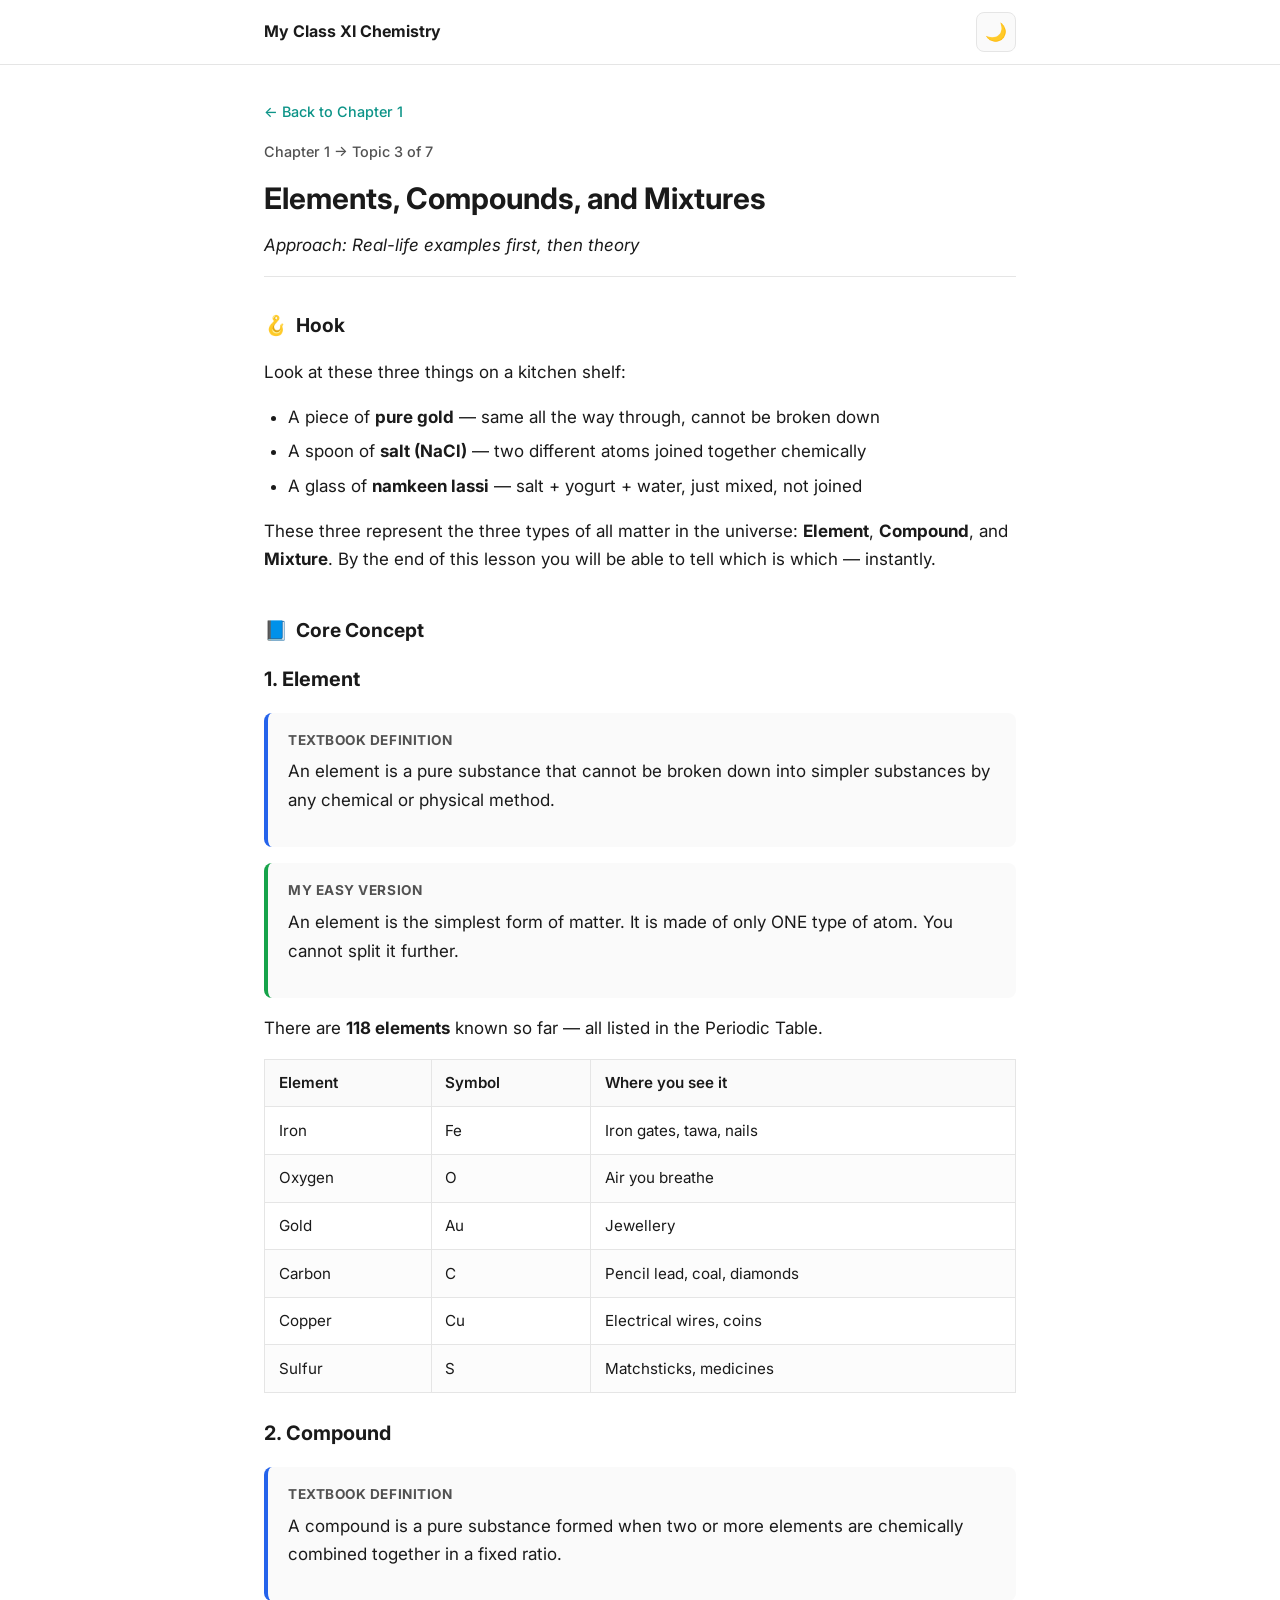
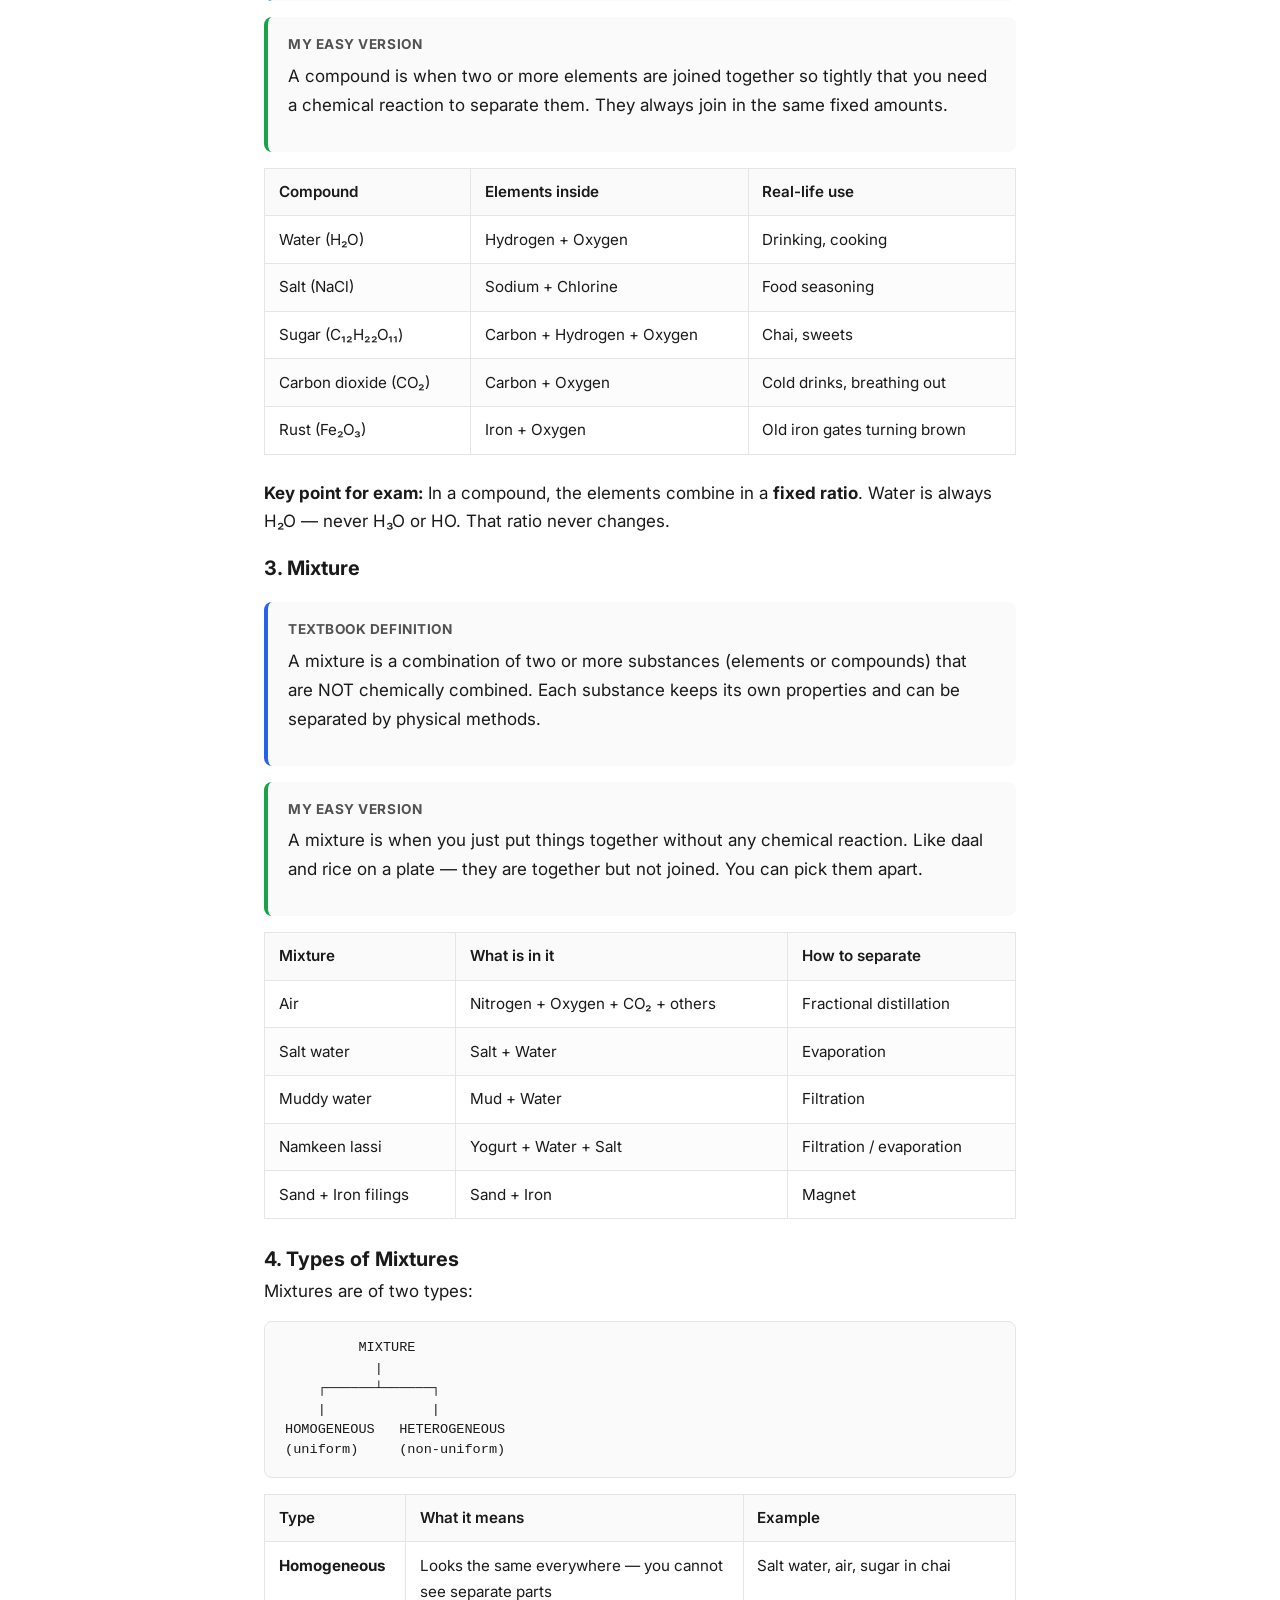
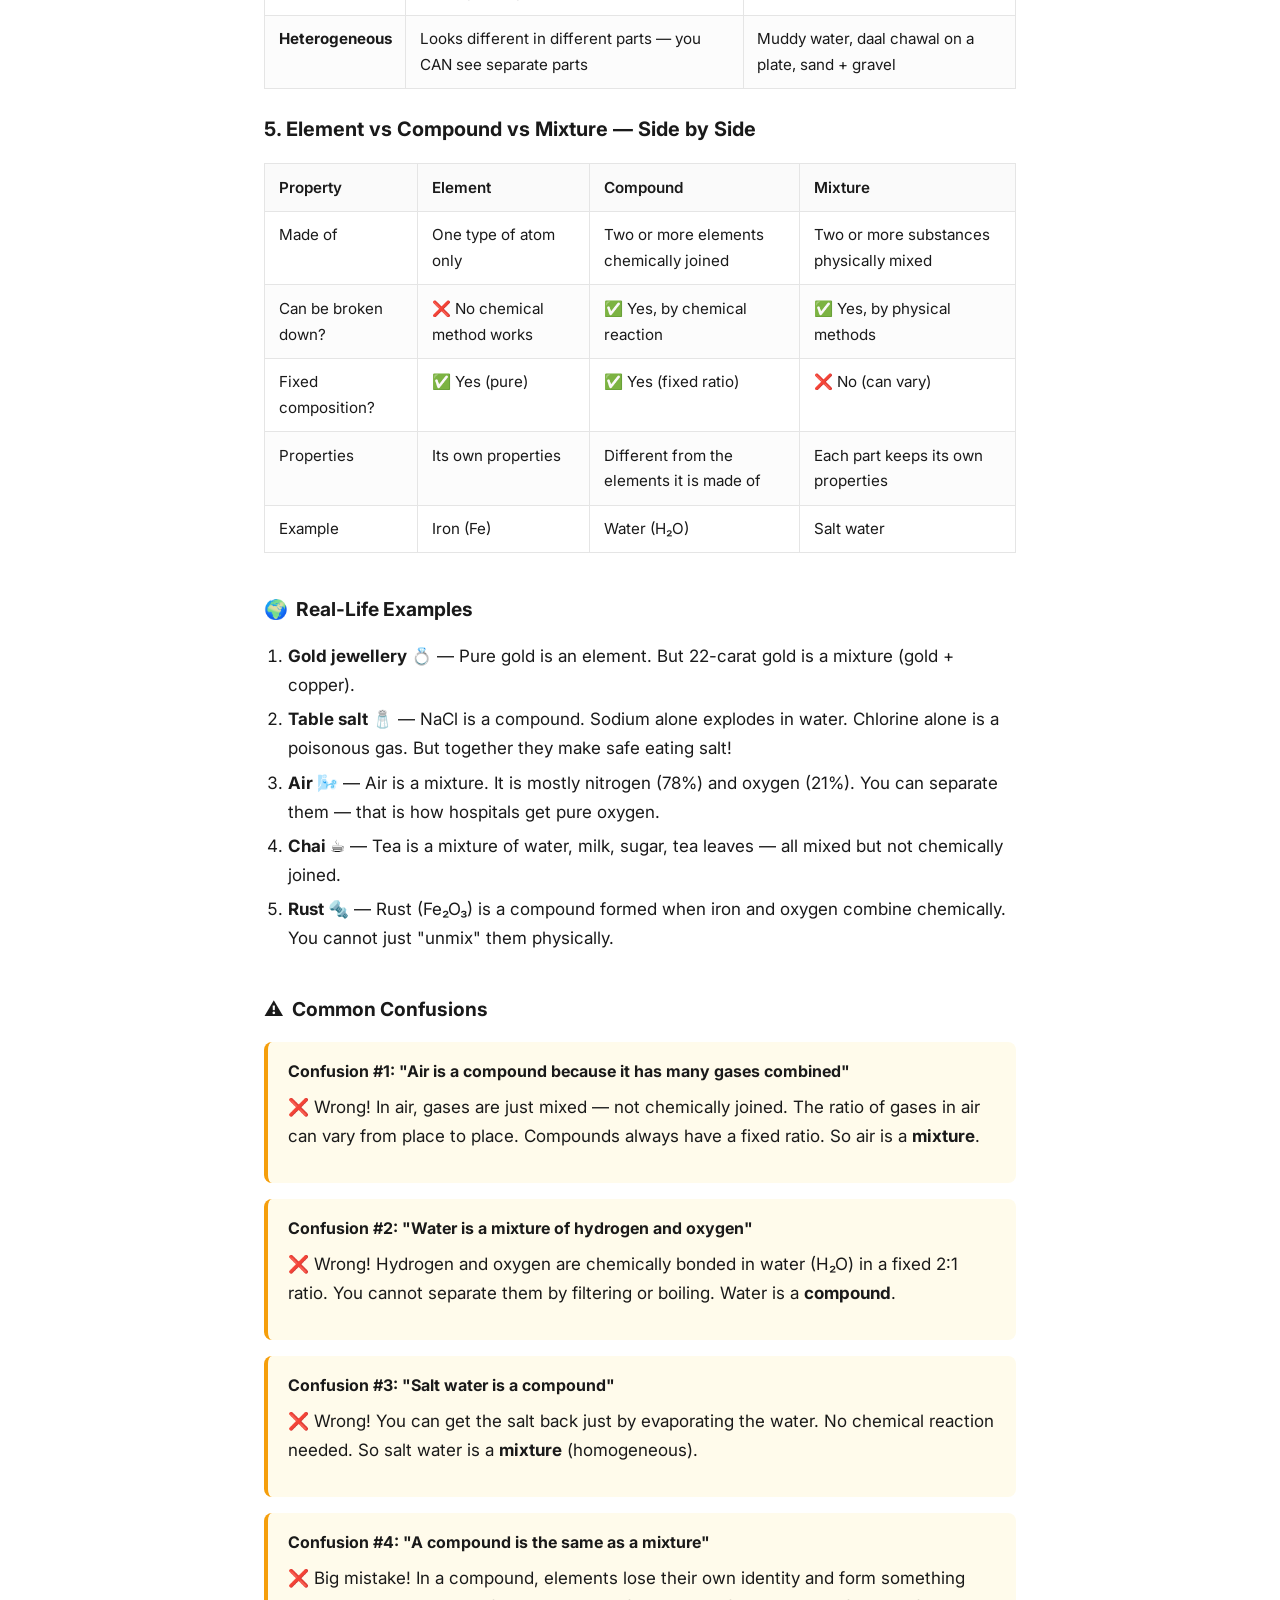
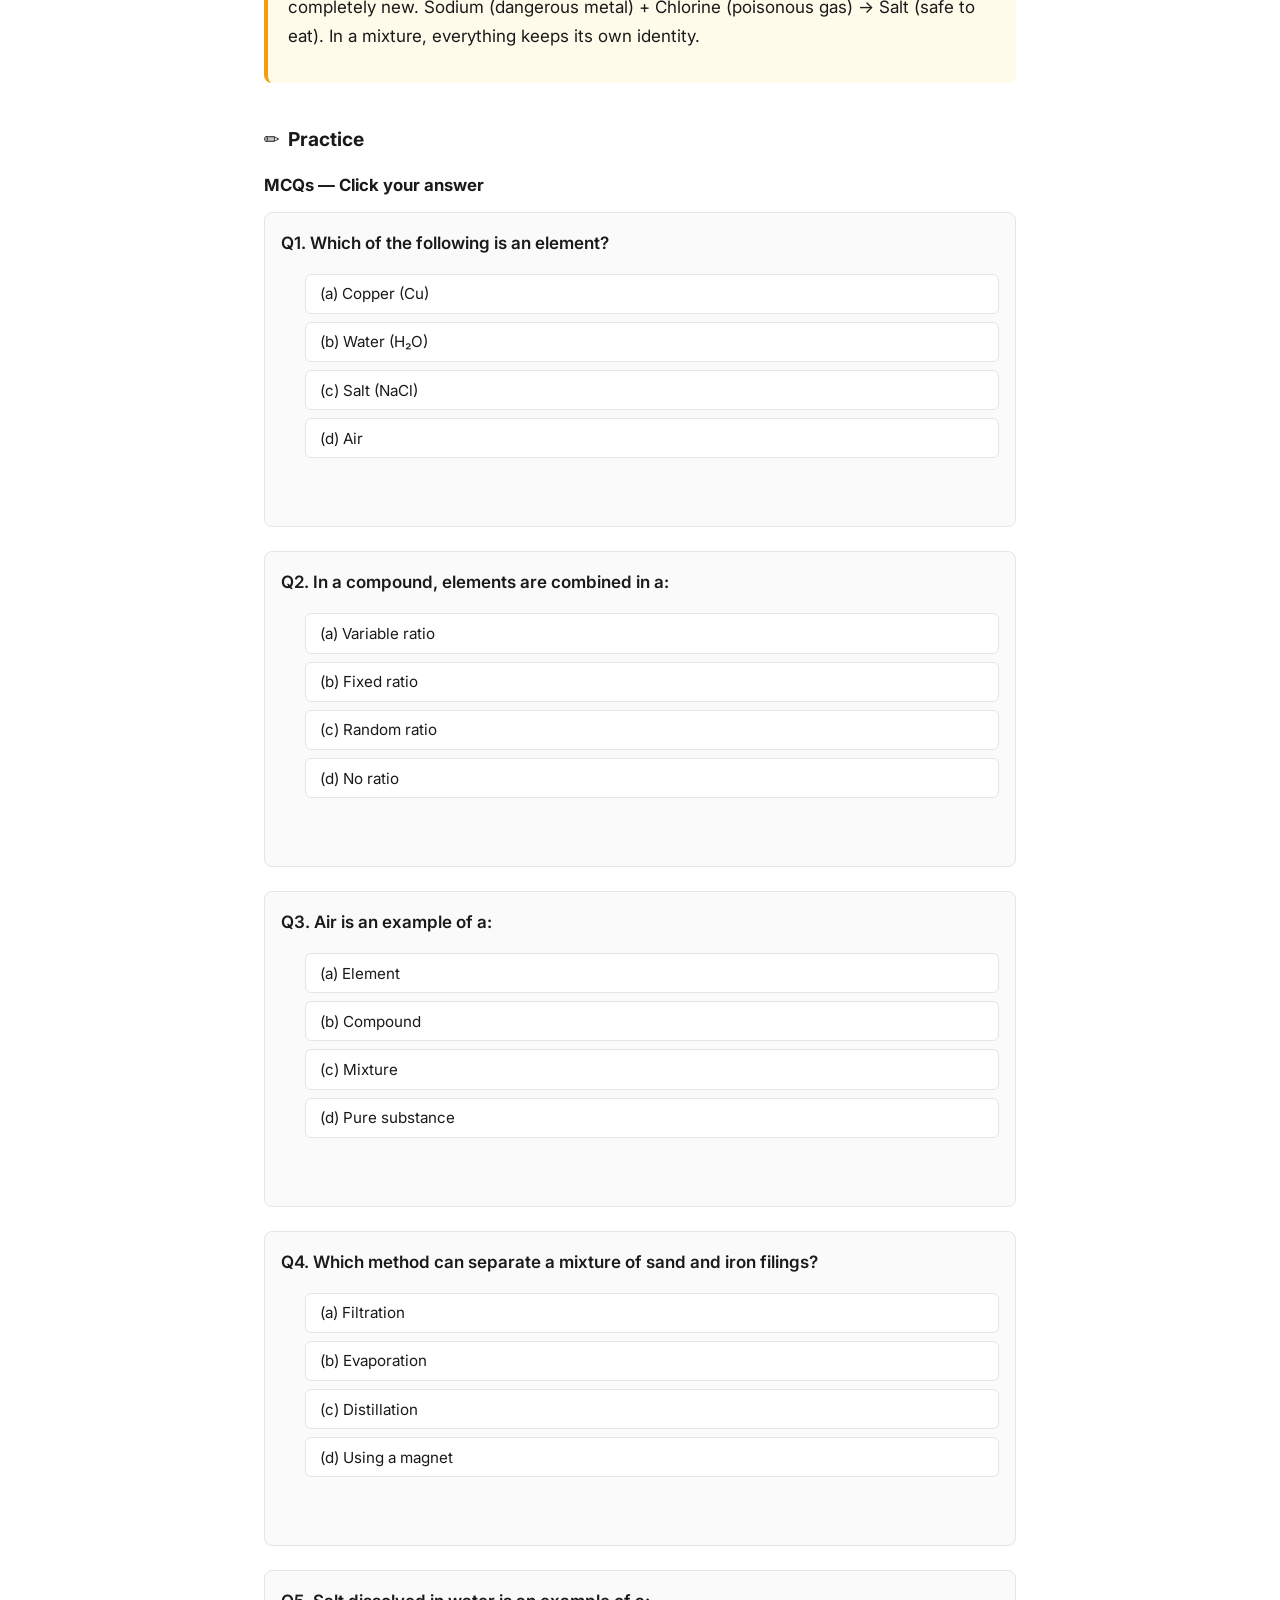
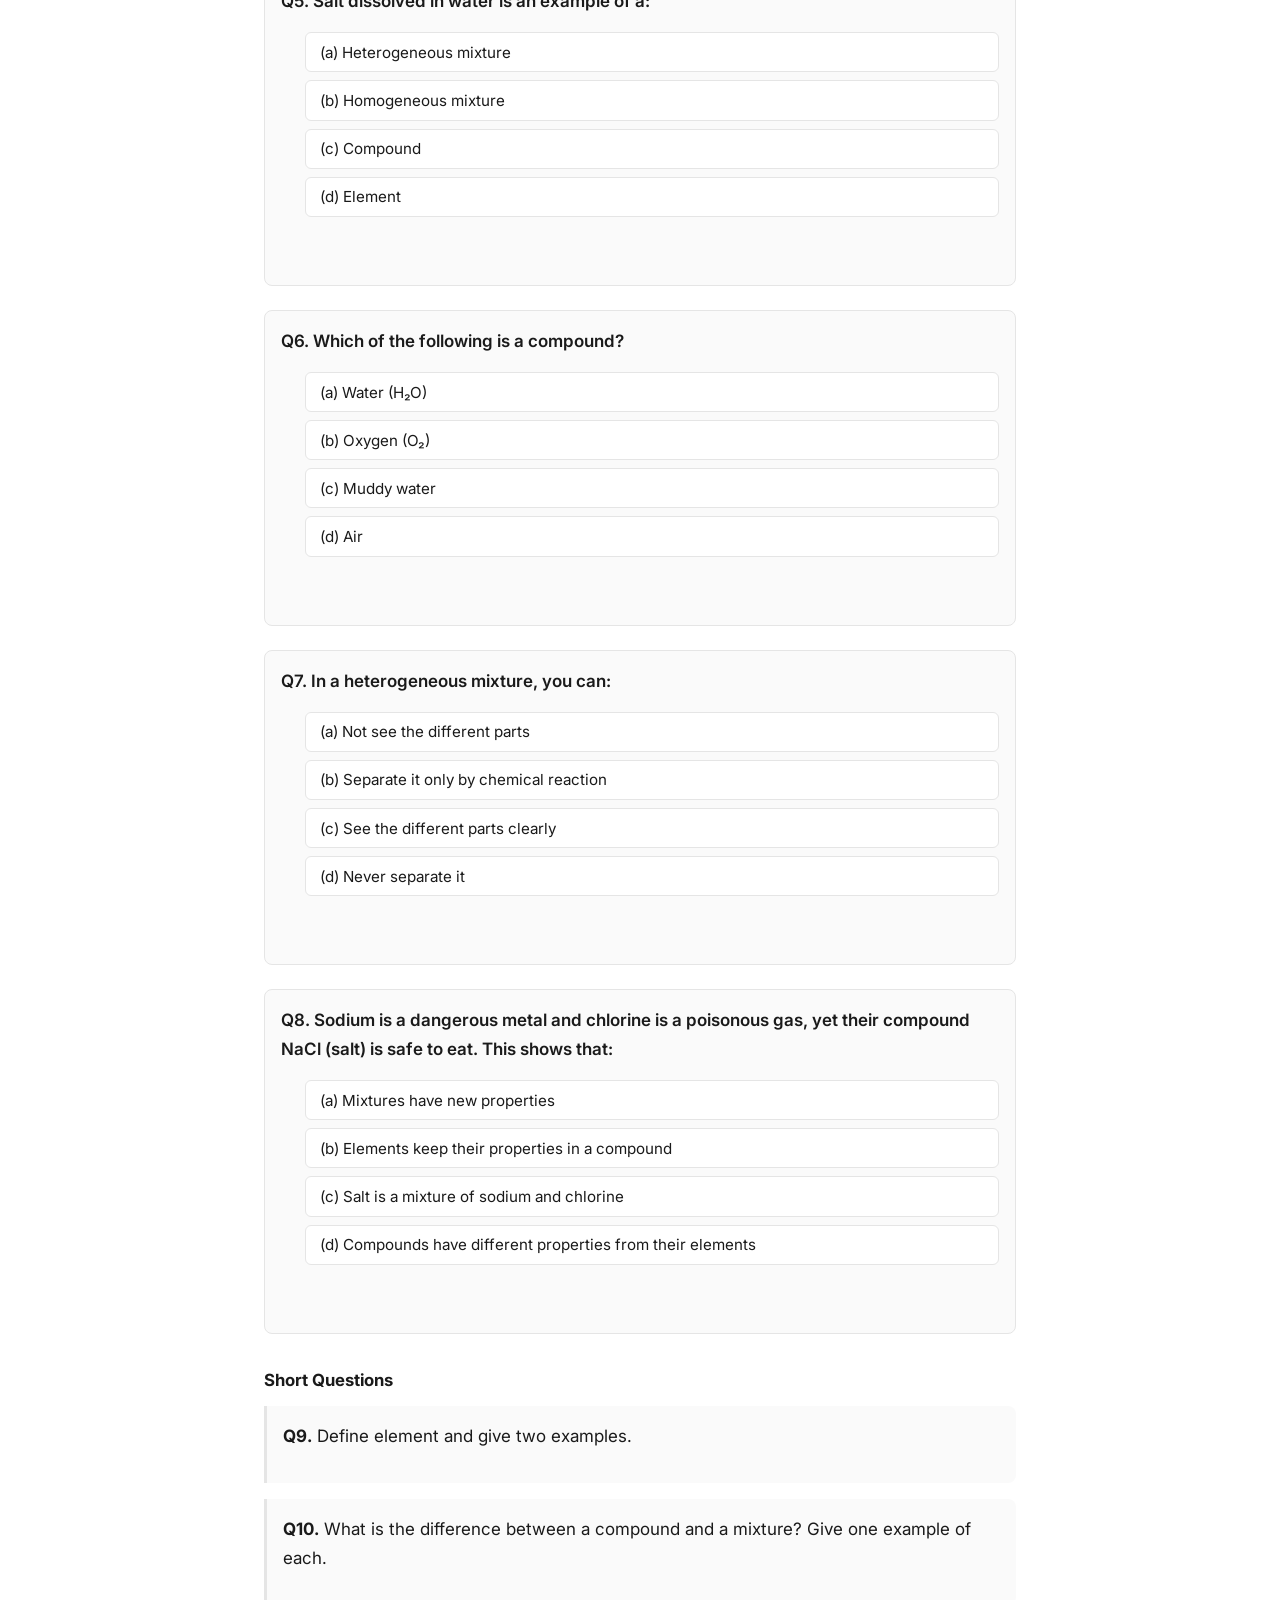
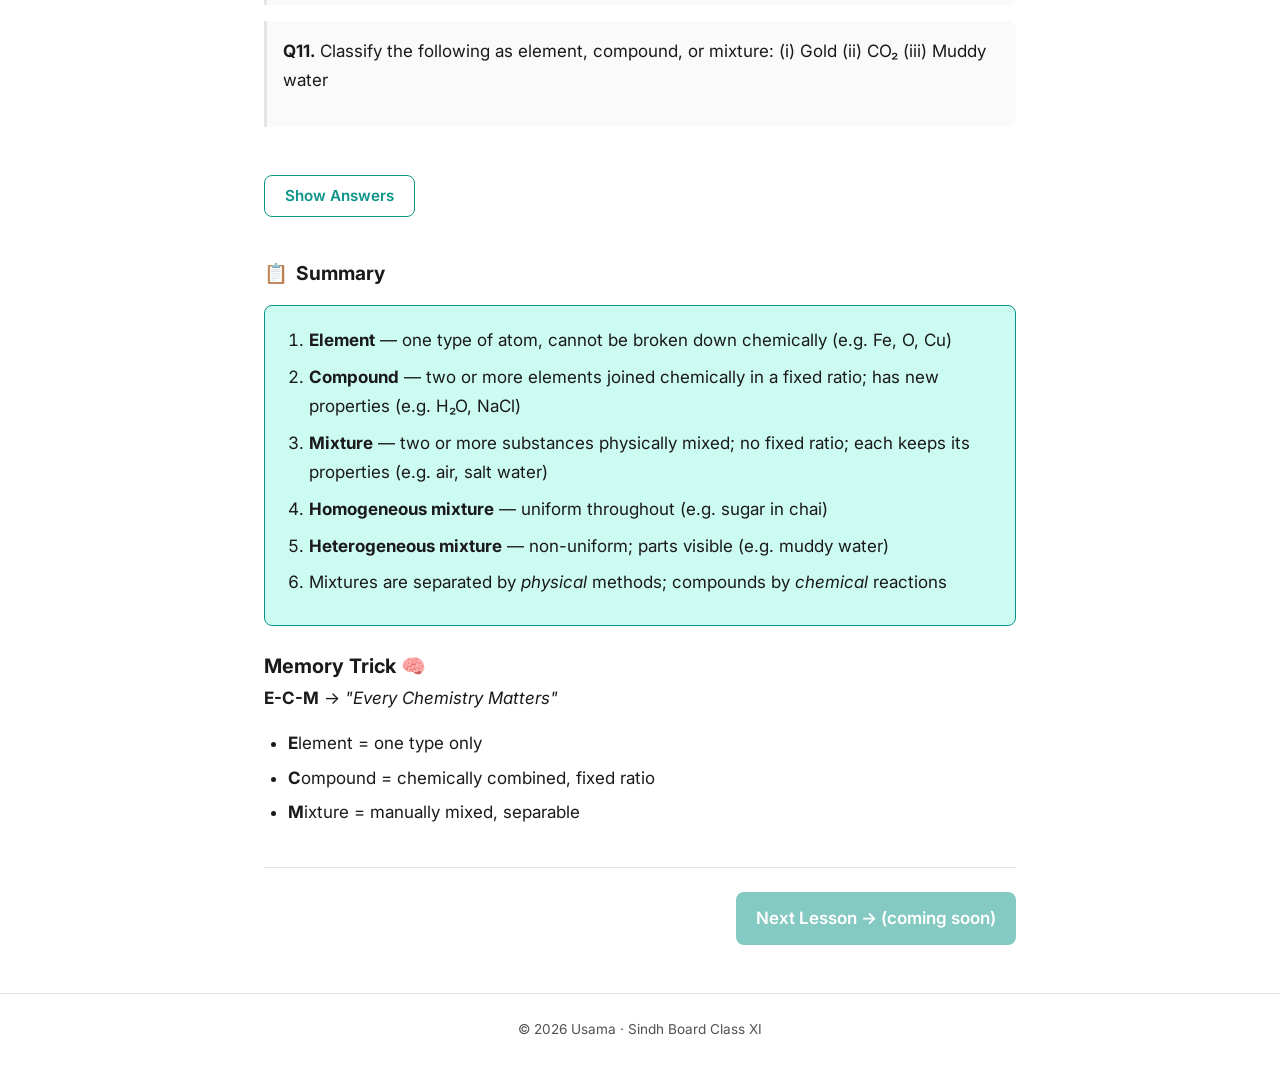
<file: chapters/chapter-1/lesson-3.html>
<!DOCTYPE html>
<html lang="en">
<head>
  <meta charset="UTF-8">
  <meta name="viewport" content="width=device-width, initial-scale=1.0">
  <title>Elements, Compounds, and Mixtures — Chapter 1 Topic 3</title>
  <link rel="preconnect" href="https://fonts.googleapis.com">
  <link rel="preconnect" href="https://fonts.gstatic.com" crossorigin>
  <link href="https://fonts.googleapis.com/css2?family=Inter:wght@400;500;600;700&display=swap" rel="stylesheet">
  <link rel="stylesheet" href="../../css/style.css">
  <script>
    (function () {
      var t = localStorage.getItem("chemistry-theme");
      if (t === "light" || t === "dark") document.documentElement.setAttribute("data-theme", t);
    })();
  </script>
</head>
<body>
  <header class="site-header">
    <div class="header-inner">
      <a href="../../index.html" class="site-title">My Class XI Chemistry</a>
      <button type="button" class="theme-toggle" id="theme-toggle" aria-label="Toggle dark mode" title="Toggle dark mode">
        <span class="icon-moon" aria-hidden="true">🌙</span>
        <span class="icon-sun" aria-hidden="true">☀️</span>
      </button>
    </div>
  </header>

  <main class="page-main container">
    <article>
      <header class="lesson-header">
        <a href="index.html" class="back-link">← Back to Chapter 1</a>
        <p class="progress">Chapter 1 → Topic 3 of 7</p>
        <h1>Elements, Compounds, and Mixtures</h1>
        <p><em>Approach: Real-life examples first, then theory</em></p>
      </header>

      <!-- STEP 1: HOOK -->
      <section class="lesson-section" id="hook" aria-labelledby="hook-heading">
        <h2 class="section-heading" id="hook-heading"><span aria-hidden="true">🪝</span> Hook</h2>
        <p>Look at these three things on a kitchen shelf:</p>
        <ul>
          <li>A piece of <strong>pure gold</strong> — same all the way through, cannot be broken down</li>
          <li>A spoon of <strong>salt (NaCl)</strong> — two different atoms joined together chemically</li>
          <li>A glass of <strong>namkeen lassi</strong> — salt + yogurt + water, just mixed, not joined</li>
        </ul>
        <p>
          These three represent the three types of all matter in the universe:
          <strong>Element</strong>, <strong>Compound</strong>, and <strong>Mixture</strong>.
          By the end of this lesson you will be able to tell which is which — instantly.
        </p>
      </section>

      <!-- STEP 2: CORE CONCEPT -->
      <section class="lesson-section" id="core" aria-labelledby="core-heading">
        <h2 class="section-heading" id="core-heading"><span aria-hidden="true">📘</span> Core Concept</h2>

        <!-- ELEMENT -->
        <h3>1. Element</h3>

        <div class="def-box def-box--textbook">
          <strong>Textbook Definition</strong>
          <p>An element is a pure substance that cannot be broken down into simpler substances by any chemical or physical method.</p>
        </div>

        <div class="def-box def-box--easy">
          <strong>My Easy Version</strong>
          <p>An element is the simplest form of matter. It is made of only ONE type of atom. You cannot split it further.</p>
        </div>

        <p>There are <strong>118 elements</strong> known so far — all listed in the Periodic Table.</p>

        <table class="data-table">
          <thead>
            <tr><th>Element</th><th>Symbol</th><th>Where you see it</th></tr>
          </thead>
          <tbody>
            <tr><td>Iron</td><td>Fe</td><td>Iron gates, tawa, nails</td></tr>
            <tr><td>Oxygen</td><td>O</td><td>Air you breathe</td></tr>
            <tr><td>Gold</td><td>Au</td><td>Jewellery</td></tr>
            <tr><td>Carbon</td><td>C</td><td>Pencil lead, coal, diamonds</td></tr>
            <tr><td>Copper</td><td>Cu</td><td>Electrical wires, coins</td></tr>
            <tr><td>Sulfur</td><td>S</td><td>Matchsticks, medicines</td></tr>
          </tbody>
        </table>

        <!-- COMPOUND -->
        <h3>2. Compound</h3>

        <div class="def-box def-box--textbook">
          <strong>Textbook Definition</strong>
          <p>A compound is a pure substance formed when two or more elements are chemically combined together in a fixed ratio.</p>
        </div>

        <div class="def-box def-box--easy">
          <strong>My Easy Version</strong>
          <p>A compound is when two or more elements are joined together so tightly that you need a chemical reaction to separate them. They always join in the same fixed amounts.</p>
        </div>

        <table class="data-table">
          <thead>
            <tr><th>Compound</th><th>Elements inside</th><th>Real-life use</th></tr>
          </thead>
          <tbody>
            <tr><td>Water (H₂O)</td><td>Hydrogen + Oxygen</td><td>Drinking, cooking</td></tr>
            <tr><td>Salt (NaCl)</td><td>Sodium + Chlorine</td><td>Food seasoning</td></tr>
            <tr><td>Sugar (C₁₂H₂₂O₁₁)</td><td>Carbon + Hydrogen + Oxygen</td><td>Chai, sweets</td></tr>
            <tr><td>Carbon dioxide (CO₂)</td><td>Carbon + Oxygen</td><td>Cold drinks, breathing out</td></tr>
            <tr><td>Rust (Fe₂O₃)</td><td>Iron + Oxygen</td><td>Old iron gates turning brown</td></tr>
          </tbody>
        </table>

        <p><strong>Key point for exam:</strong> In a compound, the elements combine in a <strong>fixed ratio</strong>. Water is always H₂O — never H₃O or HO. That ratio never changes.</p>

        <!-- MIXTURE -->
        <h3>3. Mixture</h3>

        <div class="def-box def-box--textbook">
          <strong>Textbook Definition</strong>
          <p>A mixture is a combination of two or more substances (elements or compounds) that are NOT chemically combined. Each substance keeps its own properties and can be separated by physical methods.</p>
        </div>

        <div class="def-box def-box--easy">
          <strong>My Easy Version</strong>
          <p>A mixture is when you just put things together without any chemical reaction. Like daal and rice on a plate — they are together but not joined. You can pick them apart.</p>
        </div>

        <table class="data-table">
          <thead>
            <tr><th>Mixture</th><th>What is in it</th><th>How to separate</th></tr>
          </thead>
          <tbody>
            <tr><td>Air</td><td>Nitrogen + Oxygen + CO₂ + others</td><td>Fractional distillation</td></tr>
            <tr><td>Salt water</td><td>Salt + Water</td><td>Evaporation</td></tr>
            <tr><td>Muddy water</td><td>Mud + Water</td><td>Filtration</td></tr>
            <tr><td>Namkeen lassi</td><td>Yogurt + Water + Salt</td><td>Filtration / evaporation</td></tr>
            <tr><td>Sand + Iron filings</td><td>Sand + Iron</td><td>Magnet</td></tr>
          </tbody>
        </table>

        <!-- TYPES OF MIXTURE -->
        <h3>4. Types of Mixtures</h3>
        <p>Mixtures are of two types:</p>

        <pre class="diagram-box" aria-label="Diagram: types of mixtures">         MIXTURE
           |
    ┌──────┴──────┐
    |             |
HOMOGENEOUS   HETEROGENEOUS
(uniform)     (non-uniform)</pre>

        <table class="data-table">
          <thead>
            <tr><th>Type</th><th>What it means</th><th>Example</th></tr>
          </thead>
          <tbody>
            <tr>
              <td><strong>Homogeneous</strong></td>
              <td>Looks the same everywhere — you cannot see separate parts</td>
              <td>Salt water, air, sugar in chai</td>
            </tr>
            <tr>
              <td><strong>Heterogeneous</strong></td>
              <td>Looks different in different parts — you CAN see separate parts</td>
              <td>Muddy water, daal chawal on a plate, sand + gravel</td>
            </tr>
          </tbody>
        </table>

        <!-- BIG COMPARISON TABLE -->
        <h3>5. Element vs Compound vs Mixture — Side by Side</h3>

        <table class="data-table">
          <thead>
            <tr>
              <th>Property</th>
              <th>Element</th>
              <th>Compound</th>
              <th>Mixture</th>
            </tr>
          </thead>
          <tbody>
            <tr>
              <td>Made of</td>
              <td>One type of atom only</td>
              <td>Two or more elements chemically joined</td>
              <td>Two or more substances physically mixed</td>
            </tr>
            <tr>
              <td>Can be broken down?</td>
              <td>❌ No chemical method works</td>
              <td>✅ Yes, by chemical reaction</td>
              <td>✅ Yes, by physical methods</td>
            </tr>
            <tr>
              <td>Fixed composition?</td>
              <td>✅ Yes (pure)</td>
              <td>✅ Yes (fixed ratio)</td>
              <td>❌ No (can vary)</td>
            </tr>
            <tr>
              <td>Properties</td>
              <td>Its own properties</td>
              <td>Different from the elements it is made of</td>
              <td>Each part keeps its own properties</td>
            </tr>
            <tr>
              <td>Example</td>
              <td>Iron (Fe)</td>
              <td>Water (H₂O)</td>
              <td>Salt water</td>
            </tr>
          </tbody>
        </table>

      </section>

      <!-- STEP 3: REAL-LIFE EXAMPLES -->
      <section class="lesson-section" id="examples" aria-labelledby="examples-heading">
        <h2 class="section-heading" id="examples-heading"><span aria-hidden="true">🌍</span> Real-Life Examples</h2>
        <ol>
          <li><strong>Gold jewellery 💍</strong> — Pure gold is an element. But 22-carat gold is a mixture (gold + copper).</li>
          <li><strong>Table salt 🧂</strong> — NaCl is a compound. Sodium alone explodes in water. Chlorine alone is a poisonous gas. But together they make safe eating salt!</li>
          <li><strong>Air 🌬️</strong> — Air is a mixture. It is mostly nitrogen (78%) and oxygen (21%). You can separate them — that is how hospitals get pure oxygen.</li>
          <li><strong>Chai ☕</strong> — Tea is a mixture of water, milk, sugar, tea leaves — all mixed but not chemically joined.</li>
          <li><strong>Rust 🔩</strong> — Rust (Fe₂O₃) is a compound formed when iron and oxygen combine chemically. You cannot just "unmix" them physically.</li>
        </ol>
      </section>

      <!-- STEP 4: COMMON CONFUSIONS -->
      <section class="lesson-section" id="confusions" aria-labelledby="confusions-heading">
        <h2 class="section-heading" id="confusions-heading"><span aria-hidden="true">⚠️</span> Common Confusions</h2>

        <div class="confusion-box">
          <h4>Confusion #1: "Air is a compound because it has many gases combined"</h4>
          <p>❌ Wrong! In air, gases are just mixed — not chemically joined. The ratio of gases in air can vary from place to place. Compounds always have a fixed ratio. So air is a <strong>mixture</strong>.</p>
        </div>

        <div class="confusion-box">
          <h4>Confusion #2: "Water is a mixture of hydrogen and oxygen"</h4>
          <p>❌ Wrong! Hydrogen and oxygen are chemically bonded in water (H₂O) in a fixed 2:1 ratio. You cannot separate them by filtering or boiling. Water is a <strong>compound</strong>.</p>
        </div>

        <div class="confusion-box">
          <h4>Confusion #3: "Salt water is a compound"</h4>
          <p>❌ Wrong! You can get the salt back just by evaporating the water. No chemical reaction needed. So salt water is a <strong>mixture</strong> (homogeneous).</p>
        </div>

        <div class="confusion-box">
          <h4>Confusion #4: "A compound is the same as a mixture"</h4>
          <p>❌ Big mistake! In a compound, elements lose their own identity and form something completely new. Sodium (dangerous metal) + Chlorine (poisonous gas) → Salt (safe to eat). In a mixture, everything keeps its own identity.</p>
        </div>
      </section>

      <!-- STEP 5: PRACTICE -->
      <section class="lesson-section" id="practice" aria-labelledby="practice-heading">
        <h2 class="section-heading" id="practice-heading"><span aria-hidden="true">✏️</span> Practice</h2>

        <div class="practice-block">
          <h3>MCQs — Click your answer</h3>

          <div class="mcq" data-correct="a">
            <p class="mcq__question">Q1. Which of the following is an element?</p>
            <ul class="mcq__options">
              <li><button type="button" class="mcq__option" data-value="a">(a) Copper (Cu)</button></li>
              <li><button type="button" class="mcq__option" data-value="b">(b) Water (H₂O)</button></li>
              <li><button type="button" class="mcq__option" data-value="c">(c) Salt (NaCl)</button></li>
              <li><button type="button" class="mcq__option" data-value="d">(d) Air</button></li>
            </ul>
            <p class="mcq__feedback" aria-live="polite"></p>
          </div>

          <div class="mcq" data-correct="b">
            <p class="mcq__question">Q2. In a compound, elements are combined in a:</p>
            <ul class="mcq__options">
              <li><button type="button" class="mcq__option" data-value="a">(a) Variable ratio</button></li>
              <li><button type="button" class="mcq__option" data-value="b">(b) Fixed ratio</button></li>
              <li><button type="button" class="mcq__option" data-value="c">(c) Random ratio</button></li>
              <li><button type="button" class="mcq__option" data-value="d">(d) No ratio</button></li>
            </ul>
            <p class="mcq__feedback" aria-live="polite"></p>
          </div>

          <div class="mcq" data-correct="c">
            <p class="mcq__question">Q3. Air is an example of a:</p>
            <ul class="mcq__options">
              <li><button type="button" class="mcq__option" data-value="a">(a) Element</button></li>
              <li><button type="button" class="mcq__option" data-value="b">(b) Compound</button></li>
              <li><button type="button" class="mcq__option" data-value="c">(c) Mixture</button></li>
              <li><button type="button" class="mcq__option" data-value="d">(d) Pure substance</button></li>
            </ul>
            <p class="mcq__feedback" aria-live="polite"></p>
          </div>

          <div class="mcq" data-correct="d">
            <p class="mcq__question">Q4. Which method can separate a mixture of sand and iron filings?</p>
            <ul class="mcq__options">
              <li><button type="button" class="mcq__option" data-value="a">(a) Filtration</button></li>
              <li><button type="button" class="mcq__option" data-value="b">(b) Evaporation</button></li>
              <li><button type="button" class="mcq__option" data-value="c">(c) Distillation</button></li>
              <li><button type="button" class="mcq__option" data-value="d">(d) Using a magnet</button></li>
            </ul>
            <p class="mcq__feedback" aria-live="polite"></p>
          </div>

          <div class="mcq" data-correct="b">
            <p class="mcq__question">Q5. Salt dissolved in water is an example of a:</p>
            <ul class="mcq__options">
              <li><button type="button" class="mcq__option" data-value="a">(a) Heterogeneous mixture</button></li>
              <li><button type="button" class="mcq__option" data-value="b">(b) Homogeneous mixture</button></li>
              <li><button type="button" class="mcq__option" data-value="c">(c) Compound</button></li>
              <li><button type="button" class="mcq__option" data-value="d">(d) Element</button></li>
            </ul>
            <p class="mcq__feedback" aria-live="polite"></p>
          </div>

          <div class="mcq" data-correct="a">
            <p class="mcq__question">Q6. Which of the following is a compound?</p>
            <ul class="mcq__options">
              <li><button type="button" class="mcq__option" data-value="a">(a) Water (H₂O)</button></li>
              <li><button type="button" class="mcq__option" data-value="b">(b) Oxygen (O₂)</button></li>
              <li><button type="button" class="mcq__option" data-value="c">(c) Muddy water</button></li>
              <li><button type="button" class="mcq__option" data-value="d">(d) Air</button></li>
            </ul>
            <p class="mcq__feedback" aria-live="polite"></p>
          </div>

          <div class="mcq" data-correct="c">
            <p class="mcq__question">Q7. In a heterogeneous mixture, you can:</p>
            <ul class="mcq__options">
              <li><button type="button" class="mcq__option" data-value="a">(a) Not see the different parts</button></li>
              <li><button type="button" class="mcq__option" data-value="b">(b) Separate it only by chemical reaction</button></li>
              <li><button type="button" class="mcq__option" data-value="c">(c) See the different parts clearly</button></li>
              <li><button type="button" class="mcq__option" data-value="d">(d) Never separate it</button></li>
            </ul>
            <p class="mcq__feedback" aria-live="polite"></p>
          </div>

          <div class="mcq" data-correct="d">
            <p class="mcq__question">Q8. Sodium is a dangerous metal and chlorine is a poisonous gas, yet their compound NaCl (salt) is safe to eat. This shows that:</p>
            <ul class="mcq__options">
              <li><button type="button" class="mcq__option" data-value="a">(a) Mixtures have new properties</button></li>
              <li><button type="button" class="mcq__option" data-value="b">(b) Elements keep their properties in a compound</button></li>
              <li><button type="button" class="mcq__option" data-value="c">(c) Salt is a mixture of sodium and chlorine</button></li>
              <li><button type="button" class="mcq__option" data-value="d">(d) Compounds have different properties from their elements</button></li>
            </ul>
            <p class="mcq__feedback" aria-live="polite"></p>
          </div>

          <div class="mcq-answers" aria-hidden="true">
            <p><strong>Answers:</strong> Q1→(a) · Q2→(b) · Q3→(c) · Q4→(d) · Q5→(b) · Q6→(a) · Q7→(c) · Q8→(d)</p>
          </div>
        </div>

        <div class="practice-block">
          <h3>Short Questions</h3>

          <div class="short-q">
            <p><strong>Q9.</strong> Define element and give two examples.</p>
            <div class="short-q__answer">
              <p><strong>Answer:</strong> An element is a pure substance that cannot be broken down into simpler substances by any chemical method. It contains only one type of atom. Examples: Iron (Fe), Oxygen (O).</p>
            </div>
          </div>

          <div class="short-q">
            <p><strong>Q10.</strong> What is the difference between a compound and a mixture? Give one example of each.</p>
            <div class="short-q__answer">
              <p><strong>Answer:</strong> In a compound, elements are chemically combined in a fixed ratio and cannot be separated by physical methods — e.g. Water (H₂O). In a mixture, substances are physically combined in any ratio and can be separated by physical methods — e.g. Salt water.</p>
            </div>
          </div>

          <div class="short-q">
            <p><strong>Q11.</strong> Classify the following as element, compound, or mixture: (i) Gold (ii) CO₂ (iii) Muddy water</p>
            <div class="short-q__answer">
              <p><strong>Answer:</strong> (i) Gold → Element &nbsp; (ii) CO₂ → Compound &nbsp; (iii) Muddy water → Mixture (heterogeneous)</p>
            </div>
          </div>
        </div>

        <button type="button" class="btn-show-answers" id="show-answers-btn">Show Answers</button>
      </section>

      <!-- STEP 6: SUMMARY -->
      <section class="lesson-section" id="summary" aria-labelledby="summary-heading">
        <h2 class="section-heading" id="summary-heading"><span aria-hidden="true">📋</span> Summary</h2>
        <div class="summary-box">
          <ol>
            <li><strong>Element</strong> — one type of atom, cannot be broken down chemically (e.g. Fe, O, Cu)</li>
            <li><strong>Compound</strong> — two or more elements joined chemically in a fixed ratio; has new properties (e.g. H₂O, NaCl)</li>
            <li><strong>Mixture</strong> — two or more substances physically mixed; no fixed ratio; each keeps its properties (e.g. air, salt water)</li>
            <li><strong>Homogeneous mixture</strong> — uniform throughout (e.g. sugar in chai)</li>
            <li><strong>Heterogeneous mixture</strong> — non-uniform; parts visible (e.g. muddy water)</li>
            <li>Mixtures are separated by <em>physical</em> methods; compounds by <em>chemical</em> reactions</li>
          </ol>
        </div>

        <h3 style="margin-top:1.5rem;">Memory Trick 🧠</h3>
        <p><strong>E-C-M</strong> → <em>"Every Chemistry Matters"</em></p>
        <ul>
          <li><strong>E</strong>lement = one type only</li>
          <li><strong>C</strong>ompound = chemically combined, fixed ratio</li>
          <li><strong>M</strong>ixture = manually mixed, separable</li>
        </ul>
      </section>

      <nav class="lesson-nav-bottom" aria-label="Lesson navigation">
        <a href="lesson-4.html" class="btn-next is-disabled" aria-disabled="true">Next Lesson → (coming soon)</a>
      </nav>
    </article>
  </main>

  <footer class="site-footer">
    <p>© 2026 Usama · Sindh Board Class XI</p>
  </footer>
  <script src="../../js/script.js"></script>
</body>
</html>
</file>
<file: css/style.css>
/* =============================================================================
   Class XI Chemistry — Sindh Board
   Shared styles for homepage, chapter list, and lesson pages
   ============================================================================= */

/* --- CSS variables: colors change in dark mode --- */
:root {
  --bg: #ffffff;
  --text: #1a1a1a;
  --text-muted: #525252;
  --border: #e5e5e5;
  --card-bg: #fafafa;
  --card-hover: #f0fdfa;
  --accent: #0d9488;
  --accent-soft: #ccfbf1;
  --max-width: 800px;
  --font: "Inter", system-ui, -apple-system, BlinkMacSystemFont, "Segoe UI", sans-serif;
  --font-mono: ui-monospace, "Cascadia Code", "Consolas", monospace;
  --radius: 8px;
  --space: 1rem;
  --line: 1.7;
}

[data-theme="dark"] {
  --bg: #1a1a1a;
  --text: #f5f5f5;
  --text-muted: #a3a3a3;
  --border: #404040;
  --card-bg: #262626;
  --card-hover: #2d3a3a;
  --accent: #2dd4bf;
  --accent-soft: #134e4a;
}

@media (prefers-color-scheme: dark) {
  :root:not([data-theme="light"]) {
    --bg: #1a1a1a;
    --text: #f5f5f5;
    --text-muted: #a3a3a3;
    --border: #404040;
    --card-bg: #262626;
    --card-hover: #2d3a3a;
    --accent: #2dd4bf;
    --accent-soft: #134e4a;
  }
}

/* --- Base reset --- */
*,
*::before,
*::after {
  box-sizing: border-box;
  margin: 0;
  padding: 0;
}

html {
  scroll-behavior: smooth;
}

body {
  font-family: var(--font);
  font-size: 1.0625rem;
  line-height: var(--line);
  color: var(--text);
  background: var(--bg);
  transition: background 0.25s ease, color 0.25s ease;
  min-height: 100vh;
  display: flex;
  flex-direction: column;
}

a {
  color: var(--accent);
}

a:hover {
  text-decoration: underline;
}

/* Centered content column (max 800px) */
.container {
  width: 100%;
  max-width: var(--max-width);
  margin-inline: auto;
  padding-inline: clamp(1rem, 4vw, 1.5rem);
}

.page-main {
  flex: 1;
  padding-block: 2rem 3rem;
}

/* --- Header with dark mode toggle (top right) --- */
.site-header {
  position: sticky;
  top: 0;
  z-index: 100;
  background: color-mix(in srgb, var(--bg) 92%, transparent);
  backdrop-filter: blur(8px);
  border-bottom: 1px solid var(--border);
}

.header-inner {
  max-width: var(--max-width);
  margin-inline: auto;
  padding: 0.75rem clamp(1rem, 4vw, 1.5rem);
  display: flex;
  align-items: center;
  justify-content: space-between;
  gap: 1rem;
}

.site-title {
  font-weight: 700;
  font-size: 1rem;
  color: var(--text);
  text-decoration: none;
}

.site-title:hover {
  color: var(--accent);
  text-decoration: none;
}

.theme-toggle {
  flex-shrink: 0;
  width: 2.5rem;
  height: 2.5rem;
  border: 1px solid var(--border);
  border-radius: var(--radius);
  background: var(--card-bg);
  cursor: pointer;
  font-size: 1.1rem;
  display: flex;
  align-items: center;
  justify-content: center;
}

.theme-toggle:hover {
  border-color: var(--accent);
}

.icon-sun {
  display: none;
}

[data-theme="dark"] .icon-moon {
  display: none;
}

[data-theme="dark"] .icon-sun {
  display: inline;
}

/* --- Homepage --- */
.home-intro h1 {
  font-size: clamp(1.5rem, 4vw, 2rem);
  margin-bottom: 1rem;
  line-height: 1.25;
}

.home-intro p {
  color: var(--text-muted);
  margin-bottom: 2rem;
}

.chapter-grid-section h2 {
  font-size: 1.25rem;
  margin-bottom: 1rem;
  padding-bottom: 0.5rem;
  border-bottom: 2px solid var(--accent);
  display: inline-block;
}

.chapter-grid {
  list-style: none;
  display: grid;
  gap: 1rem;
}

@media (min-width: 600px) {
  .chapter-grid {
    grid-template-columns: repeat(2, 1fr);
  }
}

.chapter-card {
  display: block;
  padding: 1.25rem;
  background: var(--card-bg);
  border: 1px solid var(--border);
  border-radius: var(--radius);
  text-decoration: none;
  color: inherit;
  transition: transform 0.2s ease, box-shadow 0.2s ease, border-color 0.2s ease;
}

.chapter-card:hover {
  transform: translateY(-2px);
  box-shadow: 0 6px 20px rgba(0, 0, 0, 0.08);
  border-color: var(--accent);
  background: var(--card-hover);
  text-decoration: none;
}

.chapter-card__num {
  display: inline-flex;
  align-items: center;
  justify-content: center;
  width: 1.75rem;
  height: 1.75rem;
  font-size: 0.85rem;
  font-weight: 700;
  color: #fff;
  background: var(--accent);
  border-radius: 50%;
  margin-bottom: 0.5rem;
}

.chapter-card h3 {
  font-size: 1rem;
  font-weight: 600;
  margin-bottom: 0.35rem;
  line-height: 1.35;
}

.chapter-card__status {
  font-size: 0.85rem;
  color: var(--text-muted);
}

/* --- Chapter index page (list of lessons) --- */
.chapter-header {
  margin-bottom: 2rem;
}

.back-link {
  display: inline-flex;
  align-items: center;
  gap: 0.35rem;
  font-size: 0.9rem;
  font-weight: 500;
  margin-bottom: 1rem;
  text-decoration: none;
}

.back-link:hover {
  text-decoration: underline;
}

.chapter-header h1 {
  font-size: clamp(1.35rem, 3.5vw, 1.75rem);
  line-height: 1.3;
}

.lesson-list {
  list-style: none;
}

.lesson-list li {
  margin-bottom: 0.5rem;
}

.lesson-list a {
  display: block;
  padding: 1rem 1.25rem;
  background: var(--card-bg);
  border: 1px solid var(--border);
  border-radius: var(--radius);
  text-decoration: none;
  color: var(--text);
  font-weight: 500;
  transition: border-color 0.2s, background 0.2s;
}

.lesson-list a:hover {
  border-color: var(--accent);
  background: var(--card-hover);
  text-decoration: none;
}

.lesson-list li.is-soon span {
  display: block;
  padding: 1rem 1.25rem;
  background: var(--card-bg);
  border: 1px dashed var(--border);
  border-radius: var(--radius);
  color: var(--text-muted);
  font-size: 0.95rem;
  opacity: 0.7;
}

.coming-soon-page {
  text-align: center;
  padding: 3rem 1rem;
}

.coming-soon-page h1 {
  margin-bottom: 1rem;
}

/* --- Lesson page layout --- */
.lesson-header {
  margin-bottom: 2rem;
  padding-bottom: 1rem;
  border-bottom: 1px solid var(--border);
}

.lesson-header h1 {
  font-size: clamp(1.5rem, 4vw, 1.85rem);
  margin: 0.5rem 0;
}

.progress {
  font-size: 0.9rem;
  color: var(--text-muted);
  font-weight: 500;
}

/* Section blocks with emoji headings */
.lesson-section {
  margin-bottom: 2.5rem;
}

.section-heading {
  font-size: 1.2rem;
  font-weight: 700;
  margin-bottom: 1rem;
  display: flex;
  align-items: center;
  gap: 0.5rem;
}

.lesson-section p {
  margin-bottom: 1rem;
}

.lesson-section ul,
.lesson-section ol {
  margin-bottom: 1rem;
  padding-left: 1.5rem;
}

.lesson-section li {
  margin-bottom: 0.35rem;
}

/* Definition boxes */
.def-box {
  padding: 1rem 1.25rem;
  margin: 1rem 0;
  border-radius: var(--radius);
  background: var(--card-bg);
  border-left: 4px solid;
}

.def-box--textbook {
  border-left-color: #2563eb;
}

.def-box--easy {
  border-left-color: #16a34a;
}

.def-box strong {
  display: block;
  margin-bottom: 0.35rem;
  font-size: 0.85rem;
  text-transform: uppercase;
  letter-spacing: 0.04em;
  color: var(--text-muted);
}

/* Confusion / warning boxes */
.confusion-box {
  padding: 1rem 1.25rem;
  margin: 1rem 0;
  border-radius: var(--radius);
  background: #fffbeb;
  border-left: 4px solid #f59e0b;
}

[data-theme="dark"] .confusion-box {
  background: #422006;
  border-left-color: #fbbf24;
}

.confusion-box h4 {
  font-size: 1rem;
  margin-bottom: 0.5rem;
}

/* ASCII / diagram code boxes */
.diagram-box {
  font-family: var(--font-mono);
  font-size: 0.85rem;
  line-height: 1.5;
  padding: 1rem 1.25rem;
  margin: 1rem 0;
  background: var(--card-bg);
  border: 1px solid var(--border);
  border-radius: var(--radius);
  overflow-x: auto;
  white-space: pre;
}

/* Tables */
.data-table {
  width: 100%;
  border-collapse: collapse;
  margin: 1rem 0 1.5rem;
  font-size: 0.95rem;
}

.data-table th,
.data-table td {
  border: 1px solid var(--border);
  padding: 0.65rem 0.85rem;
  text-align: left;
  vertical-align: top;
}

.data-table th {
  background: var(--card-bg);
  font-weight: 600;
}

.data-table tr:nth-child(even) td {
  background: color-mix(in srgb, var(--card-bg) 50%, transparent);
}

/* Summary box at bottom */
.summary-box {
  padding: 1.25rem 1.5rem;
  background: var(--accent-soft);
  border: 1px solid var(--accent);
  border-radius: var(--radius);
  margin-top: 0.5rem;
}

.summary-box ol {
  margin: 0;
  padding-left: 1.25rem;
}

.summary-box li {
  margin-bottom: 0.5rem;
}

/* Practice / MCQs */
.practice-block {
  margin-bottom: 2rem;
}

.practice-block h3 {
  font-size: 1.05rem;
  margin-bottom: 0.75rem;
}

.mcq {
  margin-bottom: 1.5rem;
  padding: 1rem;
  border: 1px solid var(--border);
  border-radius: var(--radius);
  background: var(--card-bg);
}

.mcq__question {
  font-weight: 600;
  margin-bottom: 0.75rem;
}

.mcq__options {
  list-style: none;
  padding: 0;
}

.mcq__options li {
  margin-bottom: 0.5rem;
}

.mcq__option {
  display: block;
  width: 100%;
  text-align: left;
  padding: 0.6rem 0.85rem;
  font-family: inherit;
  font-size: 0.95rem;
  border: 1px solid var(--border);
  border-radius: 6px;
  background: var(--bg);
  color: var(--text);
  cursor: pointer;
  transition: border-color 0.15s, background 0.15s;
}

.mcq__option:hover:not(:disabled) {
  border-color: var(--accent);
}

.mcq__option.is-correct {
  border-color: #16a34a;
  background: #dcfce7;
}

.mcq__option.is-wrong {
  border-color: #dc2626;
  background: #fee2e2;
}

[data-theme="dark"] .mcq__option.is-correct {
  background: #14532d;
}

[data-theme="dark"] .mcq__option.is-wrong {
  background: #7f1d1d;
}

.mcq__option:disabled {
  cursor: default;
}

.mcq__feedback {
  margin-top: 0.5rem;
  font-size: 0.9rem;
  font-weight: 600;
  min-height: 1.25rem;
}

/* Hidden answers until "Show Answer" clicked */
.mcq-answers {
  display: none;
  margin-top: 1rem;
  padding: 1rem;
  background: var(--card-bg);
  border-radius: var(--radius);
  border: 1px dashed var(--border);
  font-size: 0.95rem;
}

.mcq-answers.is-visible {
  display: block;
}

.mcq-answers p {
  margin-bottom: 0.5rem;
}

.btn-show-answers {
  margin-top: 1rem;
  padding: 0.65rem 1.25rem;
  font-family: inherit;
  font-size: 0.95rem;
  font-weight: 600;
  border: 1px solid var(--accent);
  border-radius: var(--radius);
  background: transparent;
  color: var(--accent);
  cursor: pointer;
}

.btn-show-answers:hover {
  background: var(--accent-soft);
}

.short-q {
  margin-bottom: 1rem;
  padding: 1rem;
  border-left: 3px solid var(--border);
  background: var(--card-bg);
  border-radius: 0 var(--radius) var(--radius) 0;
}

.short-q__answer {
  display: none;
  margin-top: 0.75rem;
  color: var(--text-muted);
}

.short-q__answer.is-visible {
  display: block;
}

/* Next lesson button */
.lesson-nav-bottom {
  margin-top: 2.5rem;
  padding-top: 1.5rem;
  border-top: 1px solid var(--border);
  display: flex;
  justify-content: flex-end;
}

.btn-next {
  display: inline-flex;
  align-items: center;
  gap: 0.35rem;
  padding: 0.75rem 1.25rem;
  font-weight: 600;
  text-decoration: none;
  background: var(--accent);
  color: #fff;
  border-radius: var(--radius);
  border: none;
}

.btn-next:hover {
  opacity: 0.9;
  text-decoration: none;
  color: #fff;
}

.btn-next.is-disabled {
  opacity: 0.5;
  pointer-events: none;
  cursor: not-allowed;
}

.site-footer {
  text-align: center;
  padding: 1.5rem;
  font-size: 0.85rem;
  color: var(--text-muted);
  border-top: 1px solid var(--border);
}

:focus-visible {
  outline: 2px solid var(--accent);
  outline-offset: 2px;
}
</file>
